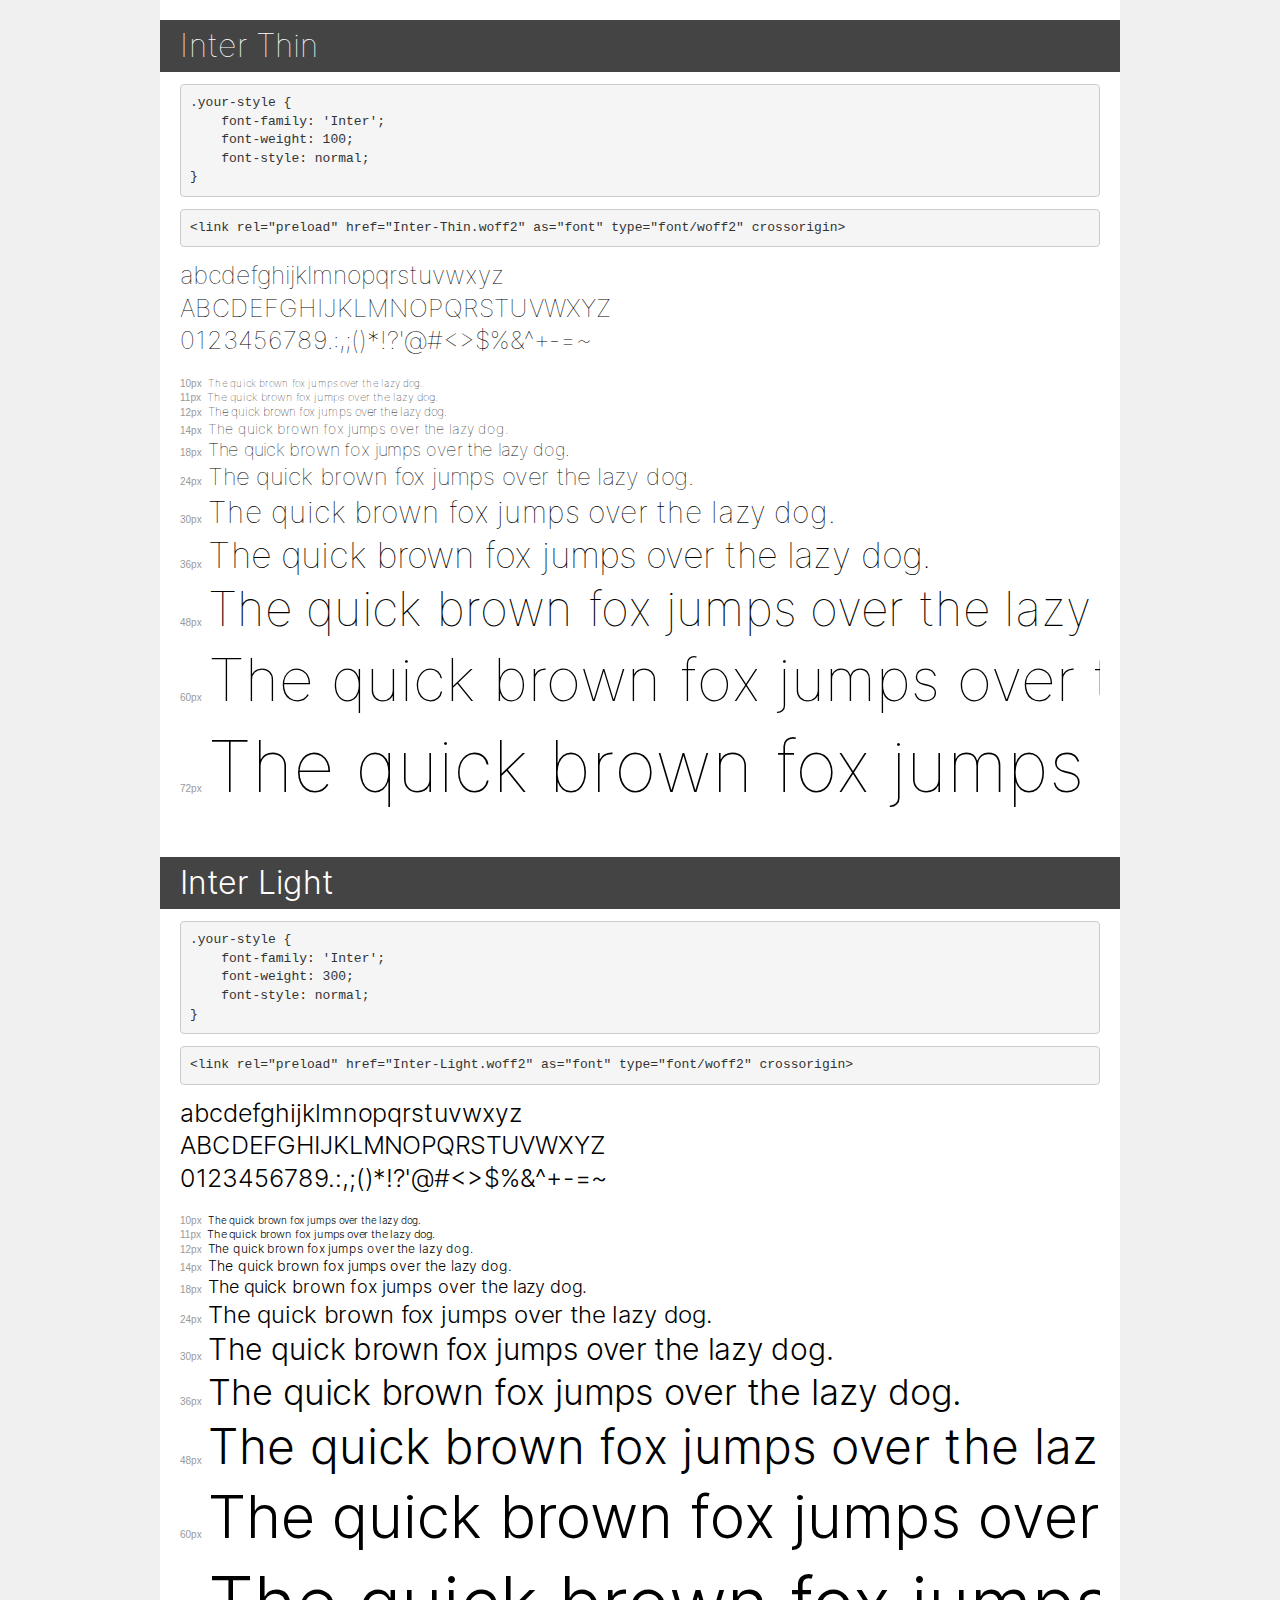
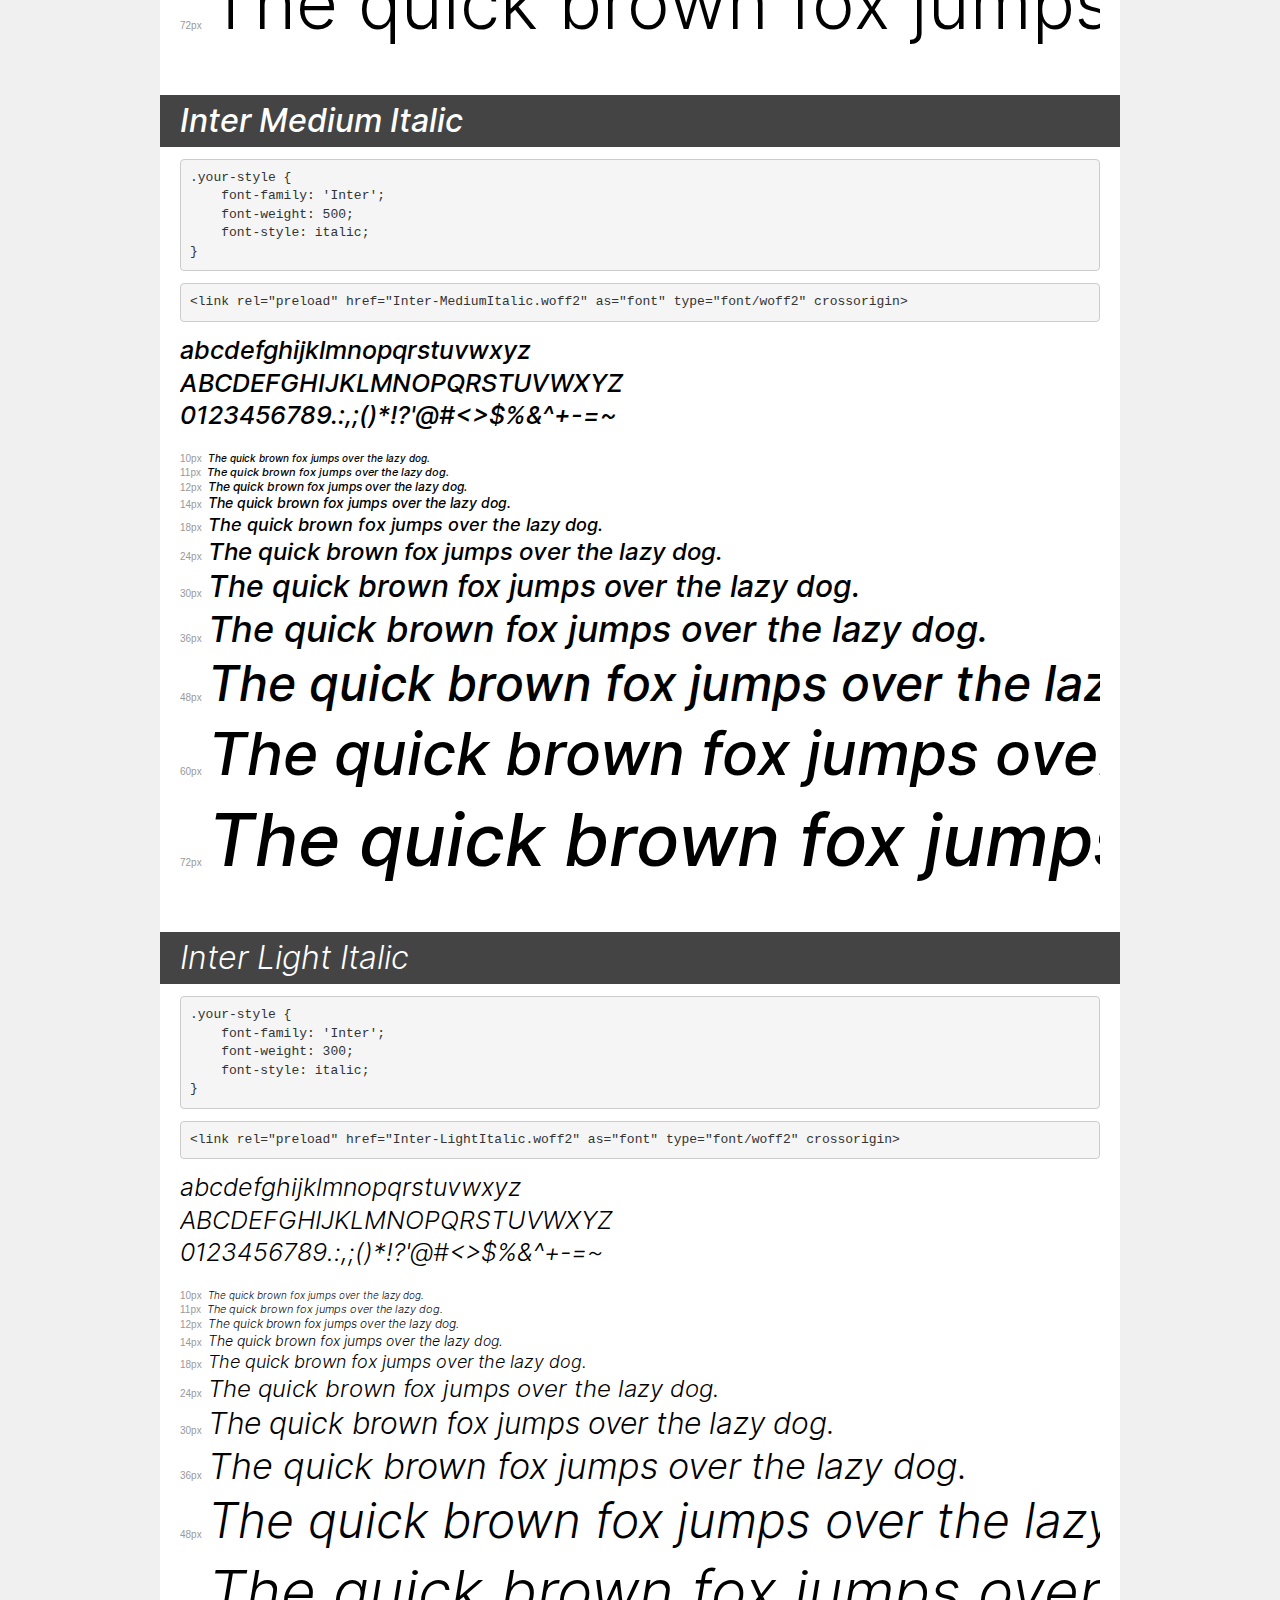
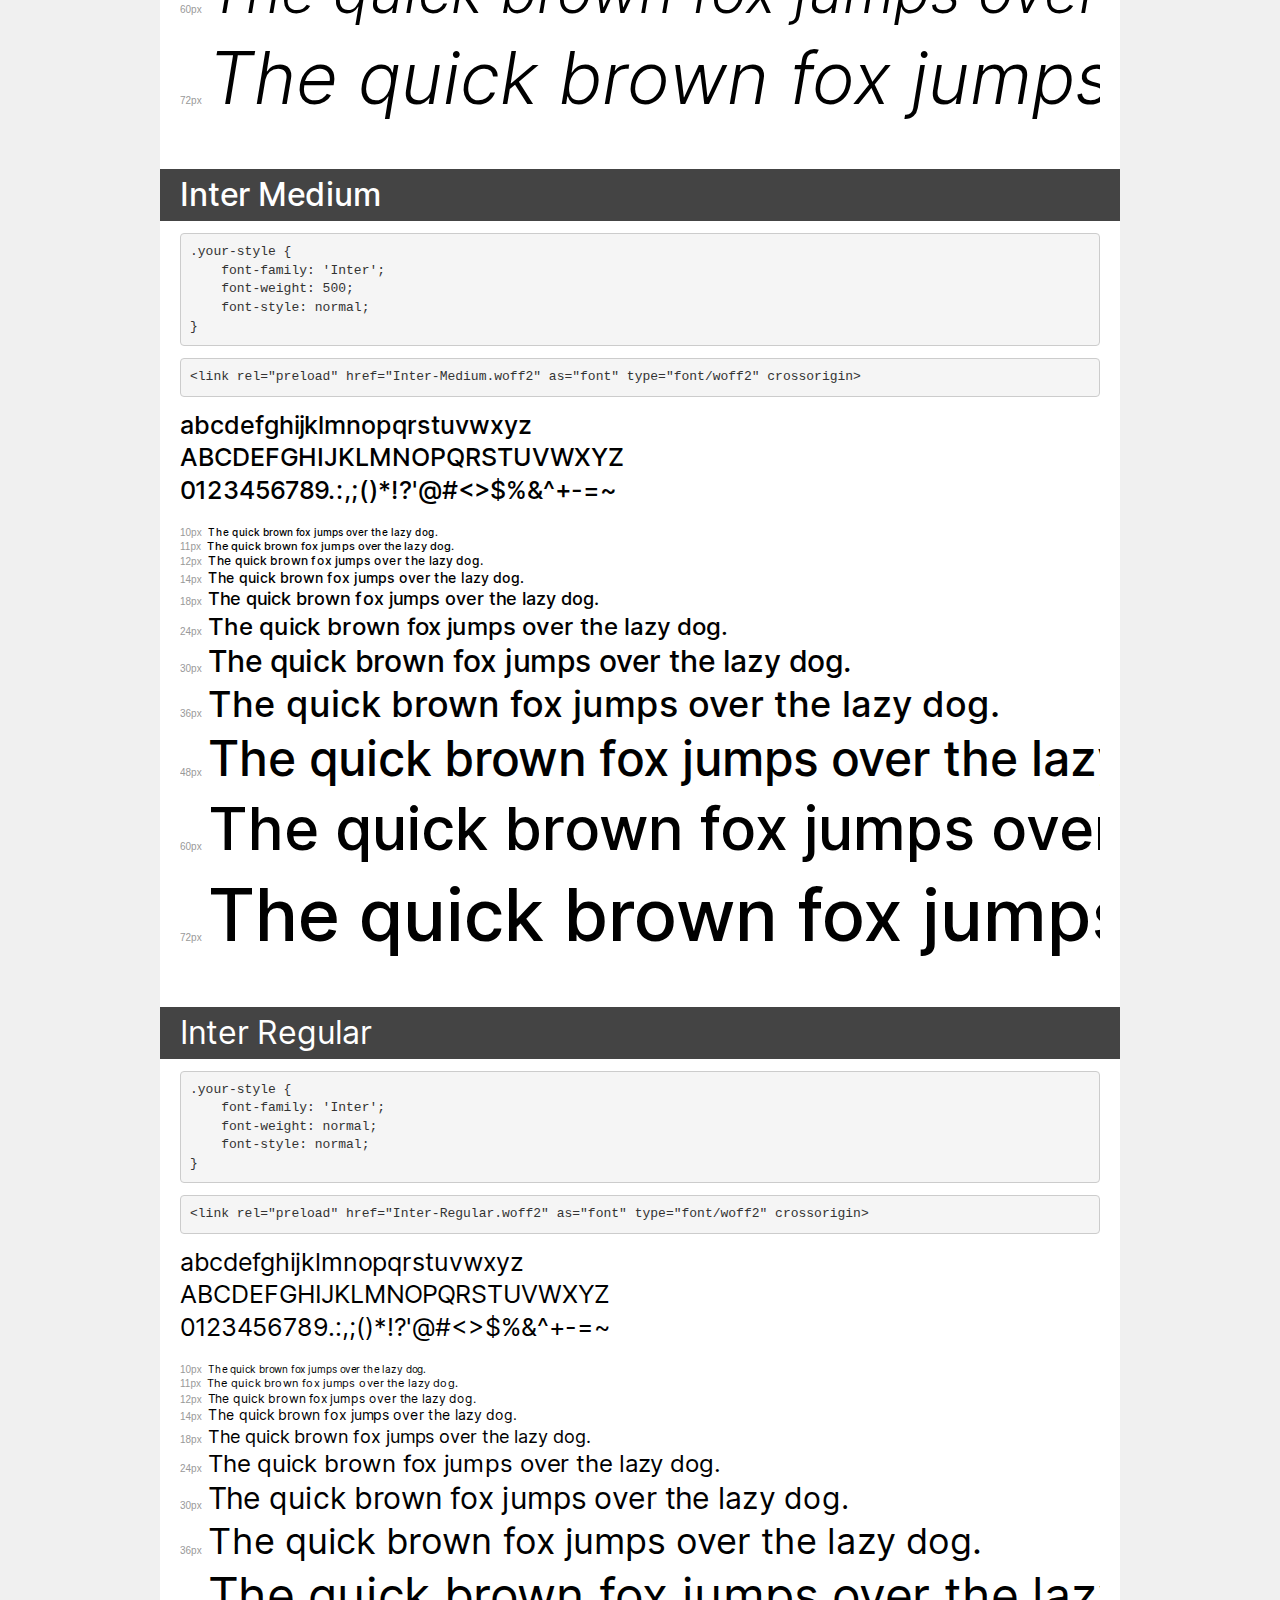
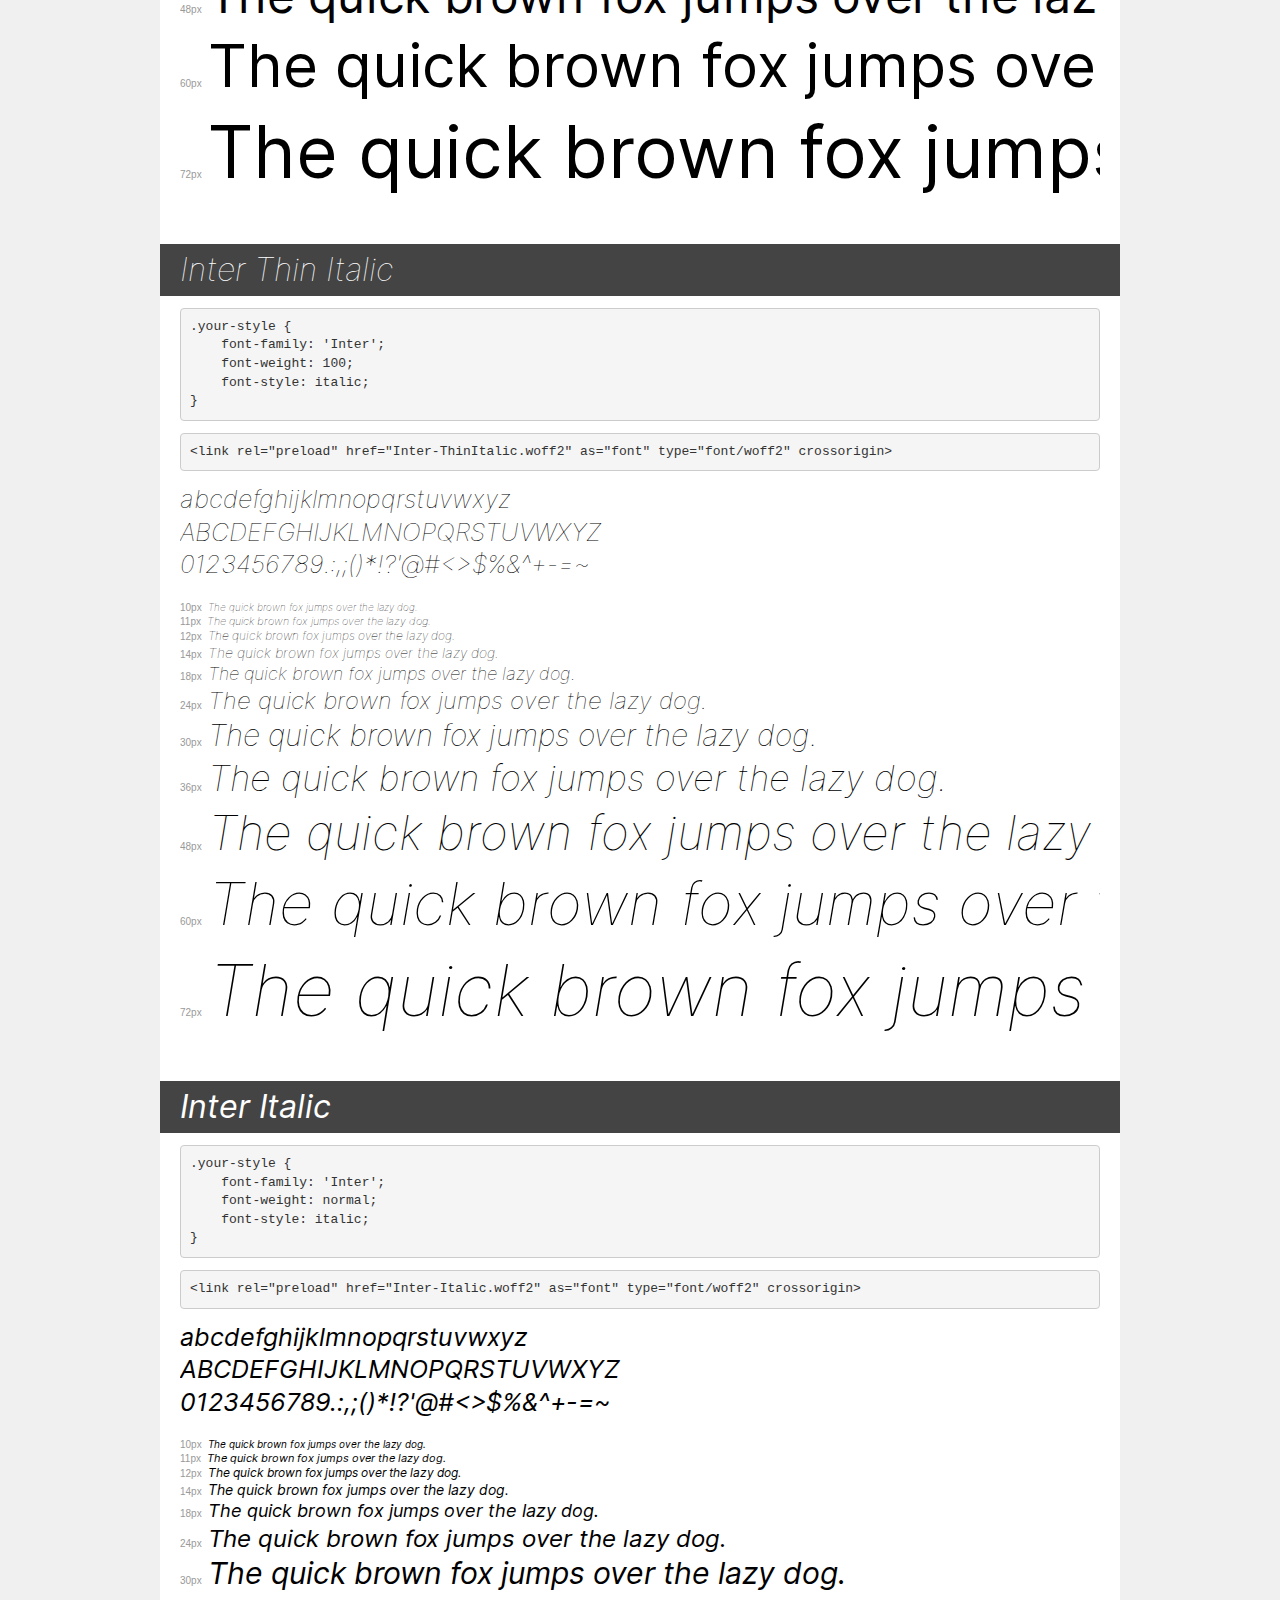
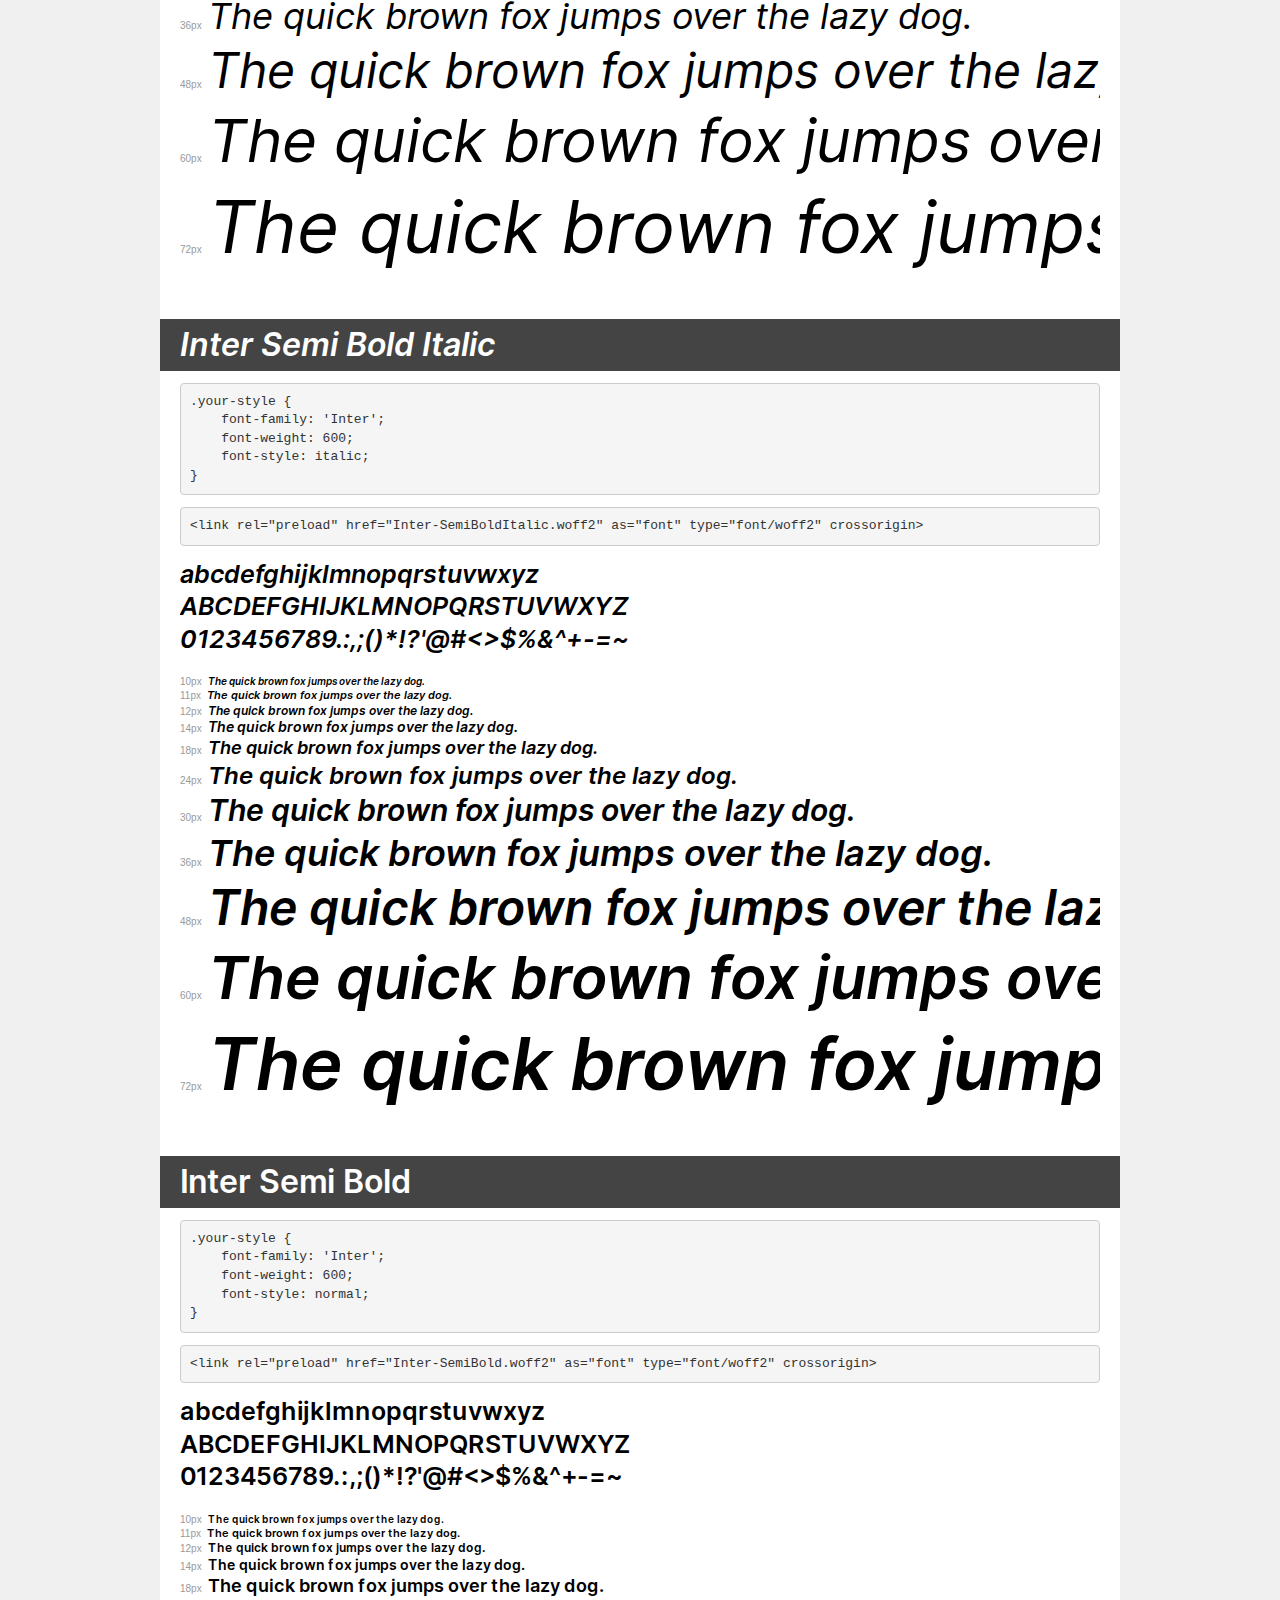
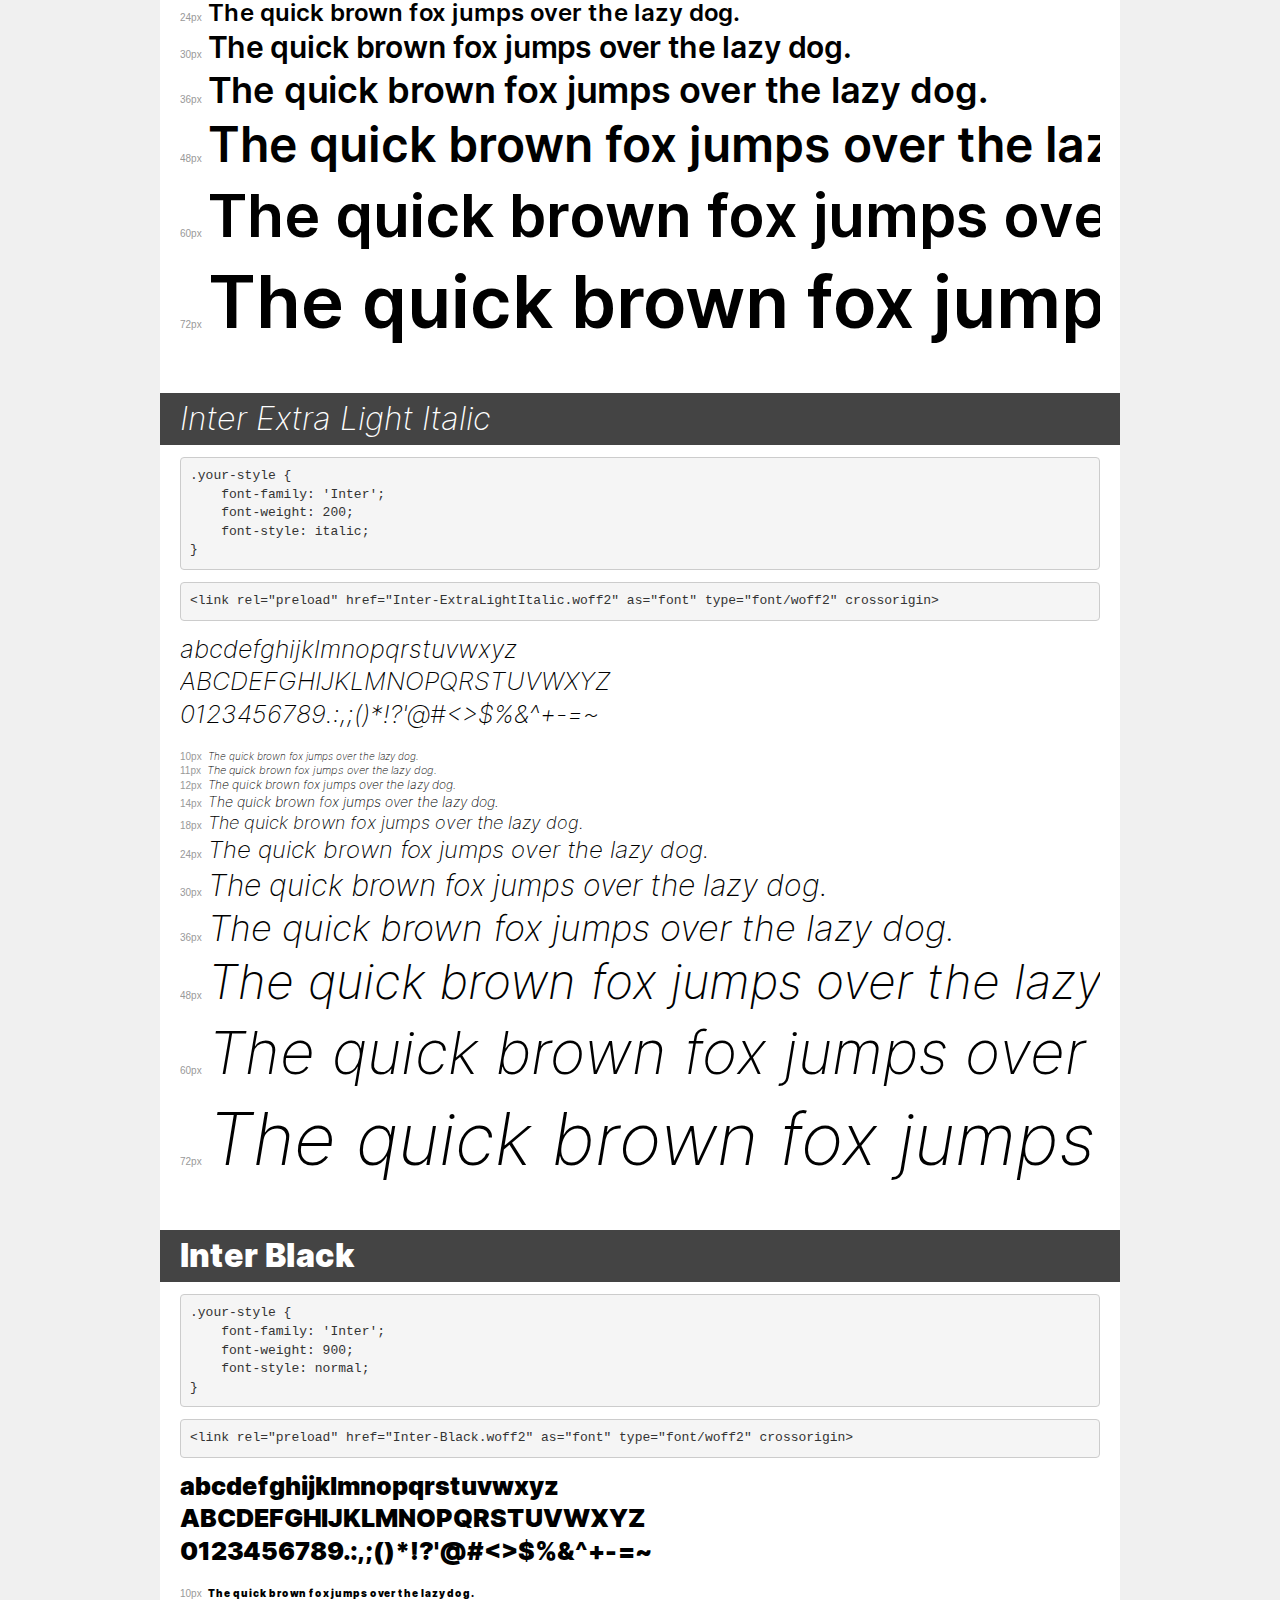
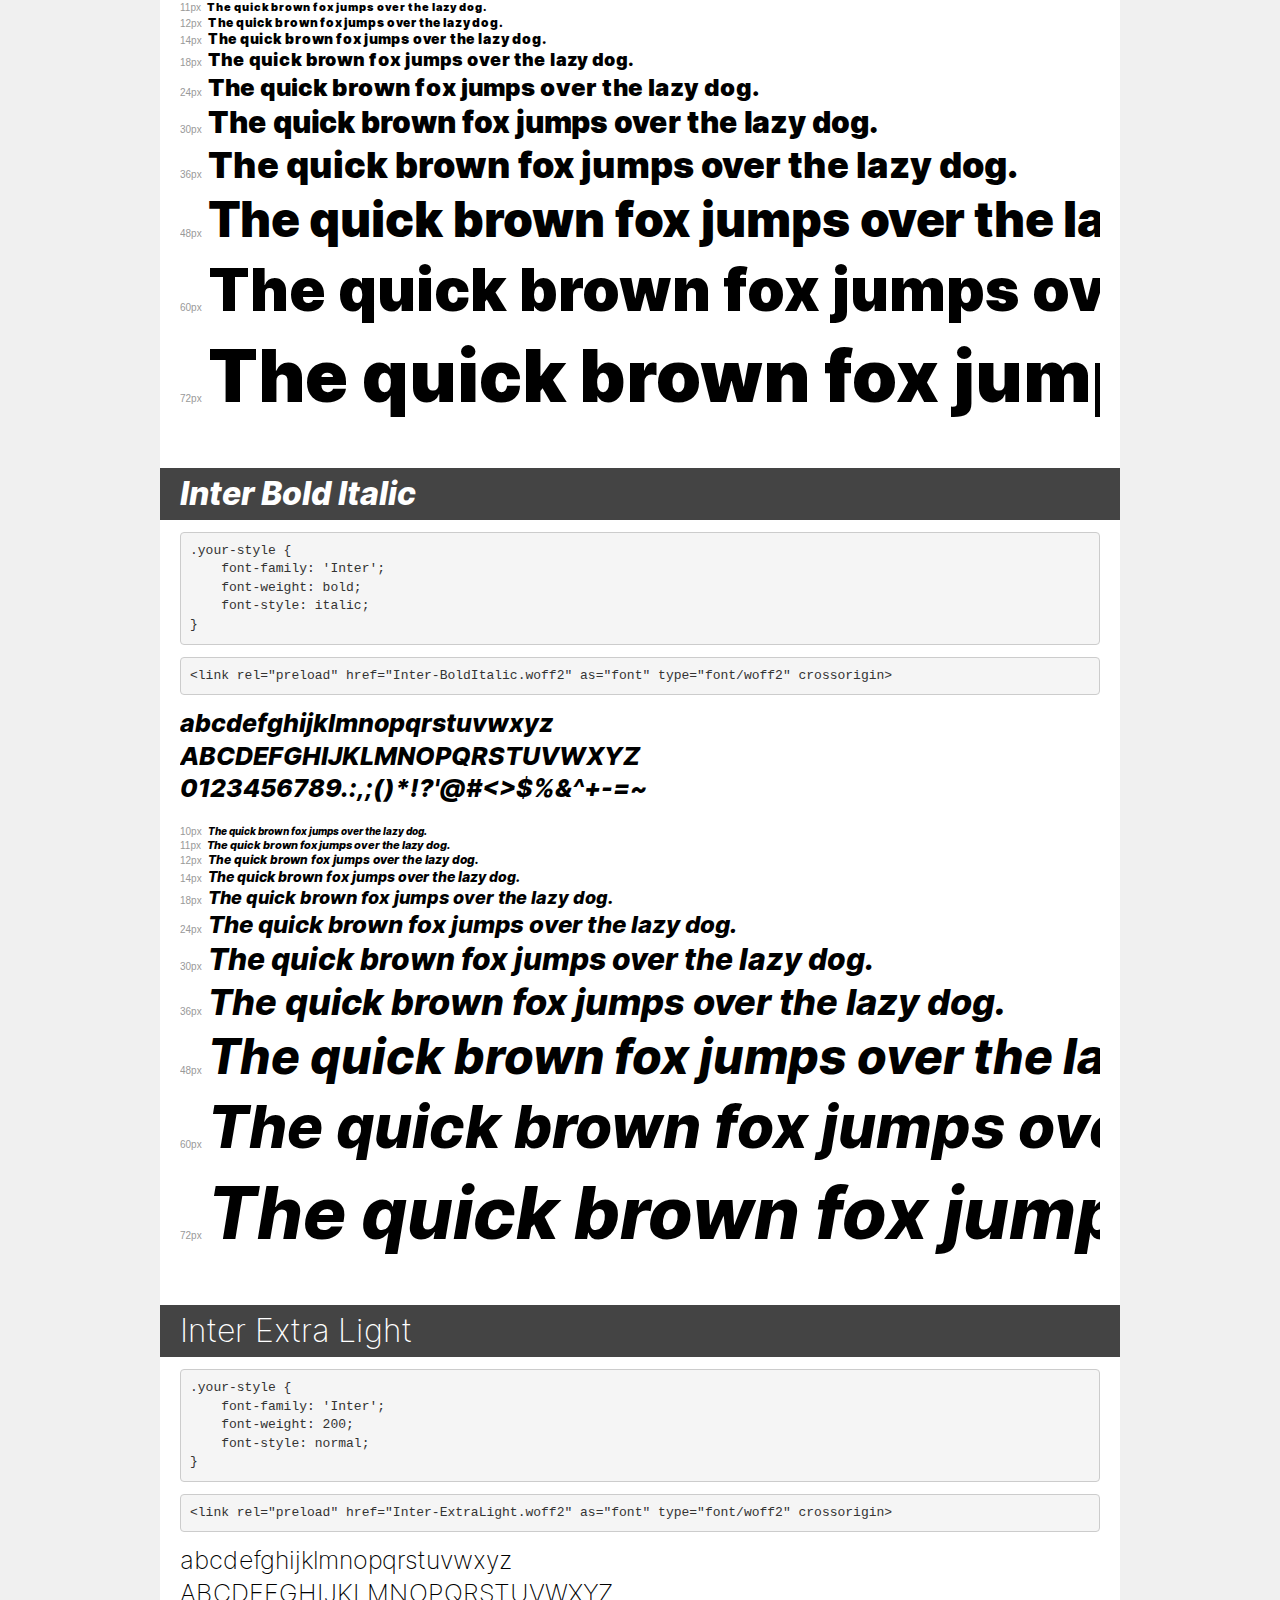
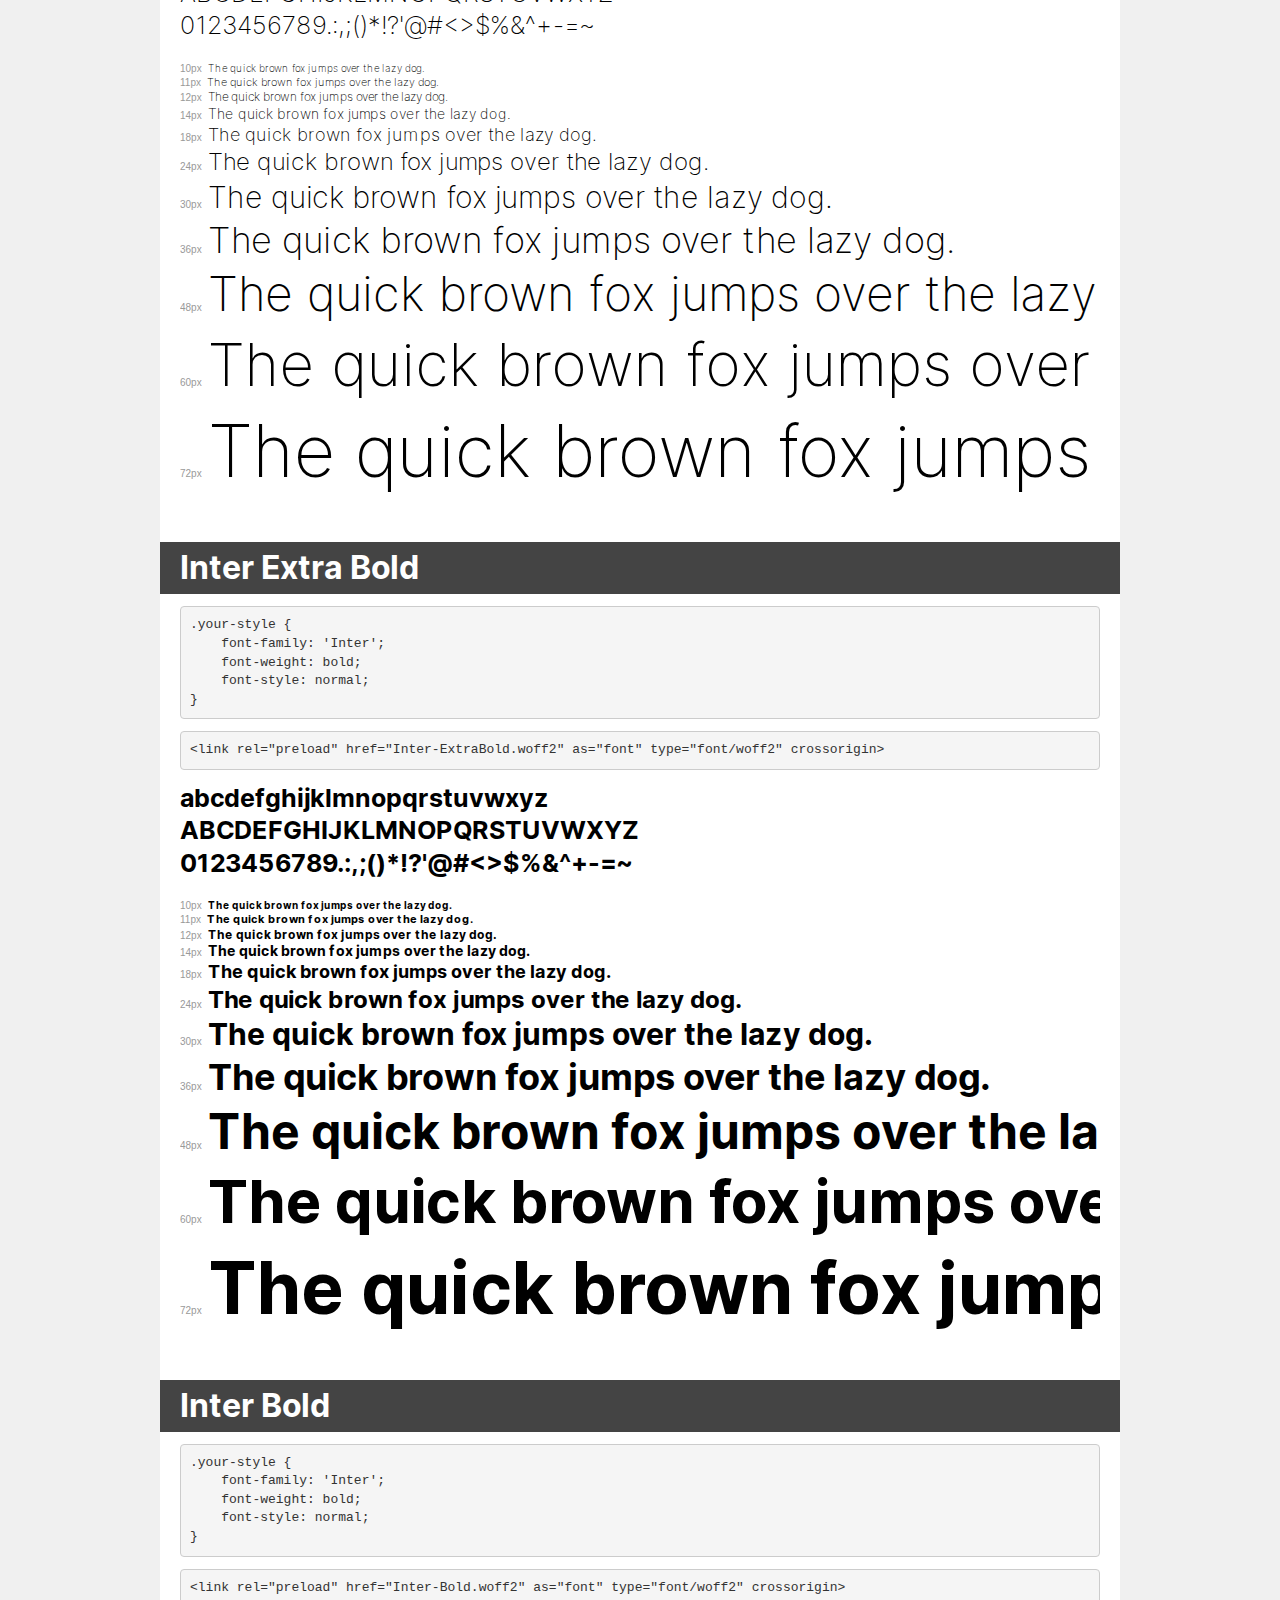
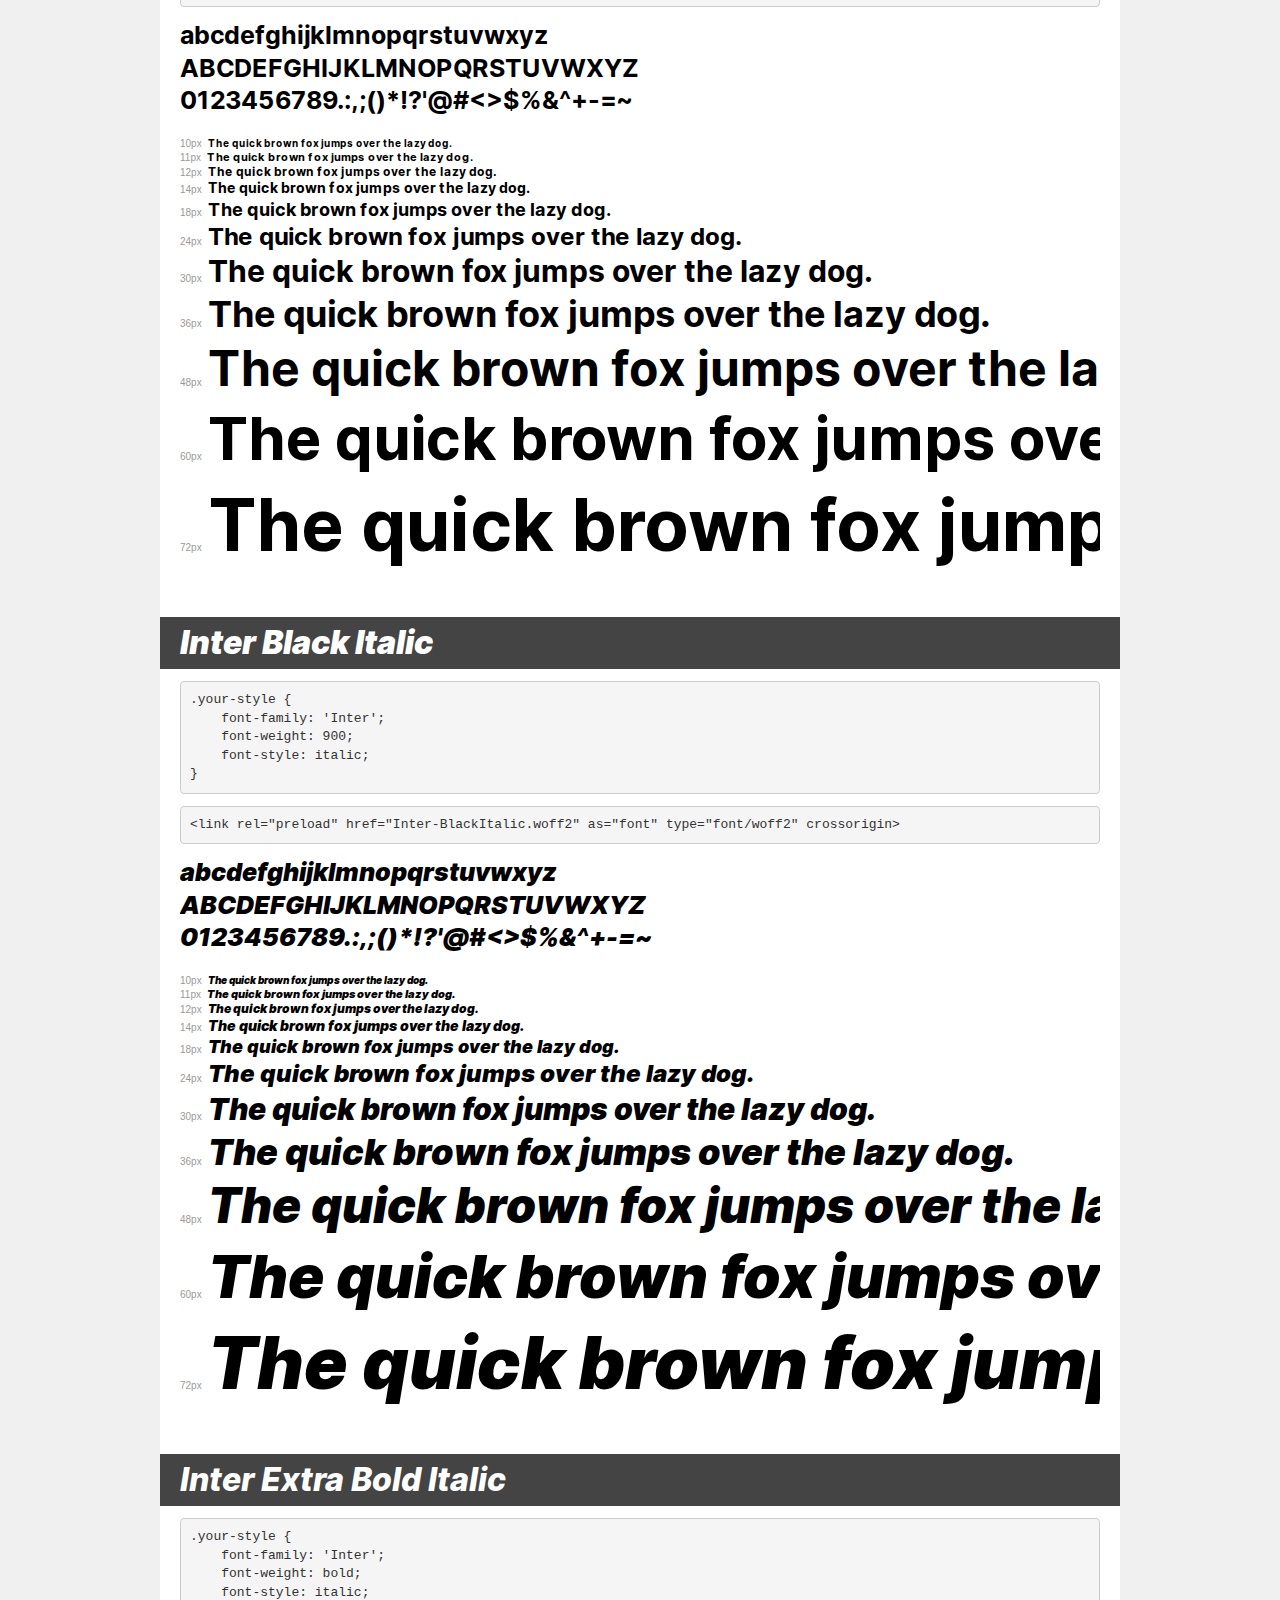
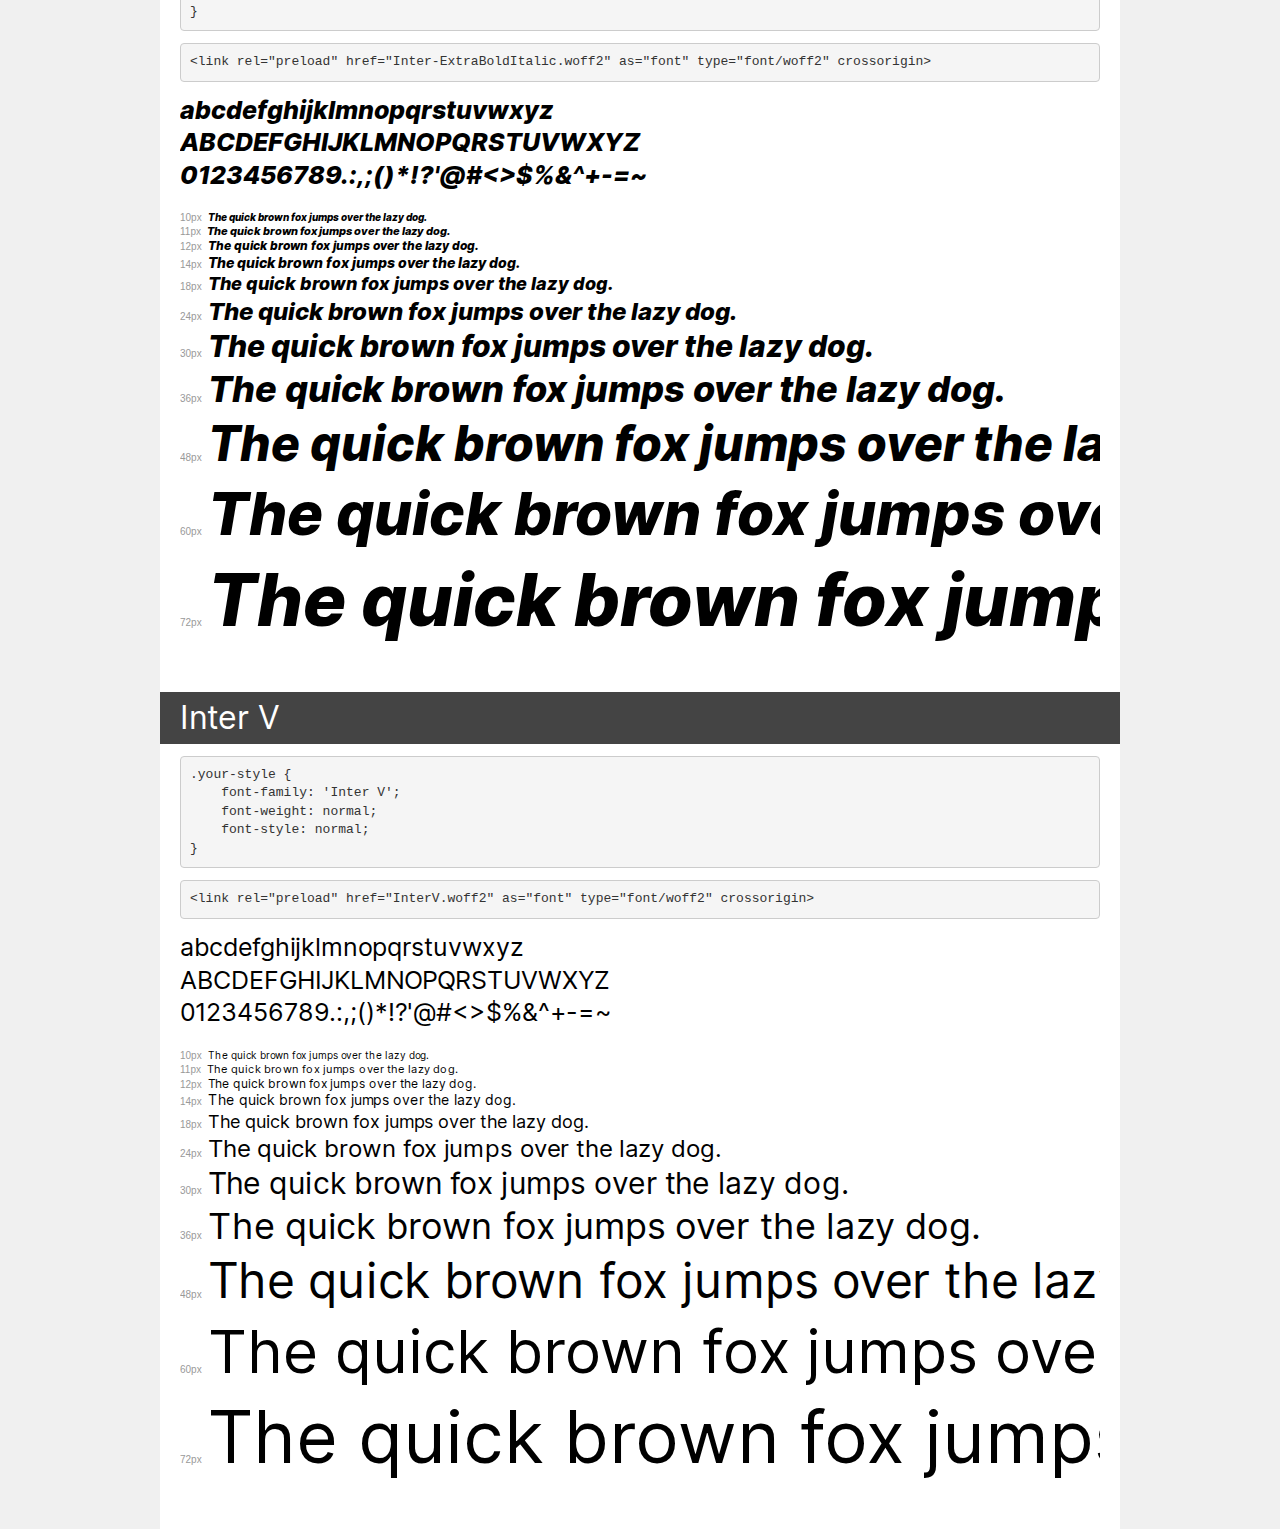
<file: fonts/demo.html>
<!DOCTYPE html>
<html lang="en">
<head>
    <meta charset="utf-8">
    <meta http-equiv="X-UA-Compatible" content="IE=edge">
    <meta name="viewport" content="width=device-width, initial-scale=1">
    <meta name="robots" content="noindex, noarchive">
    <meta name="format-detection" content="telephone=no">
    <title>Transfonter demo</title>
    <link href="stylesheet.css" rel="stylesheet">
    <style>
        /*
        http://meyerweb.com/eric/tools/css/reset/
        v2.0 | 20110126
        License: none (public domain)
        */
        html, body, div, span, applet, object, iframe,
        h1, h2, h3, h4, h5, h6, p, blockquote, pre,
        a, abbr, acronym, address, big, cite, code,
        del, dfn, em, img, ins, kbd, q, s, samp,
        small, strike, strong, sub, sup, tt, var,
        b, u, i, center,
        dl, dt, dd, ol, ul, li,
        fieldset, form, label, legend,
        table, caption, tbody, tfoot, thead, tr, th, td,
        article, aside, canvas, details, embed,
        figure, figcaption, footer, header, hgroup,
        menu, nav, output, ruby, section, summary,
        time, mark, audio, video {
            margin: 0;
            padding: 0;
            border: 0;
            font-size: 100%;
            font: inherit;
            vertical-align: baseline;
        }
        /* HTML5 display-role reset for older browsers */
        article, aside, details, figcaption, figure,
        footer, header, hgroup, menu, nav, section {
            display: block;
        }
        body {
            line-height: 1;
        }
        ol, ul {
            list-style: none;
        }
        blockquote, q {
            quotes: none;
        }
        blockquote:before, blockquote:after,
        q:before, q:after {
            content: '';
            content: none;
        }
        table {
            border-collapse: collapse;
            border-spacing: 0;
        }
        /* demo styles */
        body {
            background: #f0f0f0;
            color: #000;
        }
        .page {
            background: #fff;
            width: 920px;
            margin: 0 auto;
            padding: 20px 20px 0 20px;
            overflow: hidden;
        }
        .font-container {
            overflow-x: auto;
            overflow-y: hidden;
            margin-bottom: 40px;
            line-height: 1.3;
            white-space: nowrap;
            padding-bottom: 5px;
        }
        h1 {
            position: relative;
            background: #444;
            font-size: 32px;
            color: #fff;
            padding: 10px 20px;
            margin: 0 -20px 12px -20px;
        }
        .letters {
            font-size: 25px;
            margin-bottom: 20px;
        }
        .s10:before {
            content: '10px';
        }
        .s11:before {
            content: '11px';
        }
        .s12:before {
            content: '12px';
        }
        .s14:before {
            content: '14px';
        }
        .s18:before {
            content: '18px';
        }
        .s24:before {
            content: '24px';
        }
        .s30:before {
            content: '30px';
        }
        .s36:before {
            content: '36px';
        }
        .s48:before {
            content: '48px';
        }
        .s60:before {
            content: '60px';
        }
        .s72:before {
            content: '72px';
        }
        .s10:before, .s11:before, .s12:before, .s14:before,
        .s18:before, .s24:before, .s30:before, .s36:before,
        .s48:before, .s60:before, .s72:before {
            font-family: Arial, sans-serif;
            font-size: 10px;
            font-weight: normal;
            font-style: normal;
            color: #999;
            padding-right: 6px;
        }
        pre {
            display: block;
            padding: 9px;
            margin: 0 0 12px;
            font-family: Monaco, Menlo, Consolas, "Courier New", monospace;
            font-size: 13px;
            line-height: 1.428571429;
            color: #333;
            font-weight: normal;
            font-style: normal;
            background-color: #f5f5f5;
            border: 1px solid #ccc;
            overflow-x: auto;
            border-radius: 4px;
        }
        /* responsive */
        @media (max-width: 959px) {
            .page {
                width: auto;
                margin: 0;
            }
        }
    </style>
</head>
<body>
<div class="page">
    <div class="demo">
        <h1 style="font-family: 'Inter'; font-weight: 100; font-style: normal;">Inter Thin</h1>
        <pre title="Usage">.your-style {
    font-family: 'Inter';
    font-weight: 100;
    font-style: normal;
}</pre>
        <pre title="Preload (optional)">
&lt;link rel=&quot;preload&quot; href=&quot;Inter-Thin.woff2&quot; as=&quot;font&quot; type=&quot;font/woff2&quot; crossorigin&gt;</pre>
        <div class="font-container" style="font-family: 'Inter'; font-weight: 100; font-style: normal;">
            <p class="letters">
                abcdefghijklmnopqrstuvwxyz<br>
ABCDEFGHIJKLMNOPQRSTUVWXYZ<br>
                0123456789.:,;()*!?'@#&lt;&gt;$%&^+-=~
            </p>
            <p class="s10" style="font-size: 10px;">The quick brown fox jumps over the lazy dog.</p>
            <p class="s11" style="font-size: 11px;">The quick brown fox jumps over the lazy dog.</p>
            <p class="s12" style="font-size: 12px;">The quick brown fox jumps over the lazy dog.</p>
            <p class="s14" style="font-size: 14px;">The quick brown fox jumps over the lazy dog.</p>
            <p class="s18" style="font-size: 18px;">The quick brown fox jumps over the lazy dog.</p>
            <p class="s24" style="font-size: 24px;">The quick brown fox jumps over the lazy dog.</p>
            <p class="s30" style="font-size: 30px;">The quick brown fox jumps over the lazy dog.</p>
            <p class="s36" style="font-size: 36px;">The quick brown fox jumps over the lazy dog.</p>
            <p class="s48" style="font-size: 48px;">The quick brown fox jumps over the lazy dog.</p>
            <p class="s60" style="font-size: 60px;">The quick brown fox jumps over the lazy dog.</p>
            <p class="s72" style="font-size: 72px;">The quick brown fox jumps over the lazy dog.</p>
        </div>
    </div>

    <div class="demo">
        <h1 style="font-family: 'Inter'; font-weight: 300; font-style: normal;">Inter Light</h1>
        <pre title="Usage">.your-style {
    font-family: 'Inter';
    font-weight: 300;
    font-style: normal;
}</pre>
        <pre title="Preload (optional)">
&lt;link rel=&quot;preload&quot; href=&quot;Inter-Light.woff2&quot; as=&quot;font&quot; type=&quot;font/woff2&quot; crossorigin&gt;</pre>
        <div class="font-container" style="font-family: 'Inter'; font-weight: 300; font-style: normal;">
            <p class="letters">
                abcdefghijklmnopqrstuvwxyz<br>
ABCDEFGHIJKLMNOPQRSTUVWXYZ<br>
                0123456789.:,;()*!?'@#&lt;&gt;$%&^+-=~
            </p>
            <p class="s10" style="font-size: 10px;">The quick brown fox jumps over the lazy dog.</p>
            <p class="s11" style="font-size: 11px;">The quick brown fox jumps over the lazy dog.</p>
            <p class="s12" style="font-size: 12px;">The quick brown fox jumps over the lazy dog.</p>
            <p class="s14" style="font-size: 14px;">The quick brown fox jumps over the lazy dog.</p>
            <p class="s18" style="font-size: 18px;">The quick brown fox jumps over the lazy dog.</p>
            <p class="s24" style="font-size: 24px;">The quick brown fox jumps over the lazy dog.</p>
            <p class="s30" style="font-size: 30px;">The quick brown fox jumps over the lazy dog.</p>
            <p class="s36" style="font-size: 36px;">The quick brown fox jumps over the lazy dog.</p>
            <p class="s48" style="font-size: 48px;">The quick brown fox jumps over the lazy dog.</p>
            <p class="s60" style="font-size: 60px;">The quick brown fox jumps over the lazy dog.</p>
            <p class="s72" style="font-size: 72px;">The quick brown fox jumps over the lazy dog.</p>
        </div>
    </div>

    <div class="demo">
        <h1 style="font-family: 'Inter'; font-weight: 500; font-style: italic;">Inter Medium Italic</h1>
        <pre title="Usage">.your-style {
    font-family: 'Inter';
    font-weight: 500;
    font-style: italic;
}</pre>
        <pre title="Preload (optional)">
&lt;link rel=&quot;preload&quot; href=&quot;Inter-MediumItalic.woff2&quot; as=&quot;font&quot; type=&quot;font/woff2&quot; crossorigin&gt;</pre>
        <div class="font-container" style="font-family: 'Inter'; font-weight: 500; font-style: italic;">
            <p class="letters">
                abcdefghijklmnopqrstuvwxyz<br>
ABCDEFGHIJKLMNOPQRSTUVWXYZ<br>
                0123456789.:,;()*!?'@#&lt;&gt;$%&^+-=~
            </p>
            <p class="s10" style="font-size: 10px;">The quick brown fox jumps over the lazy dog.</p>
            <p class="s11" style="font-size: 11px;">The quick brown fox jumps over the lazy dog.</p>
            <p class="s12" style="font-size: 12px;">The quick brown fox jumps over the lazy dog.</p>
            <p class="s14" style="font-size: 14px;">The quick brown fox jumps over the lazy dog.</p>
            <p class="s18" style="font-size: 18px;">The quick brown fox jumps over the lazy dog.</p>
            <p class="s24" style="font-size: 24px;">The quick brown fox jumps over the lazy dog.</p>
            <p class="s30" style="font-size: 30px;">The quick brown fox jumps over the lazy dog.</p>
            <p class="s36" style="font-size: 36px;">The quick brown fox jumps over the lazy dog.</p>
            <p class="s48" style="font-size: 48px;">The quick brown fox jumps over the lazy dog.</p>
            <p class="s60" style="font-size: 60px;">The quick brown fox jumps over the lazy dog.</p>
            <p class="s72" style="font-size: 72px;">The quick brown fox jumps over the lazy dog.</p>
        </div>
    </div>

    <div class="demo">
        <h1 style="font-family: 'Inter'; font-weight: 300; font-style: italic;">Inter Light Italic</h1>
        <pre title="Usage">.your-style {
    font-family: 'Inter';
    font-weight: 300;
    font-style: italic;
}</pre>
        <pre title="Preload (optional)">
&lt;link rel=&quot;preload&quot; href=&quot;Inter-LightItalic.woff2&quot; as=&quot;font&quot; type=&quot;font/woff2&quot; crossorigin&gt;</pre>
        <div class="font-container" style="font-family: 'Inter'; font-weight: 300; font-style: italic;">
            <p class="letters">
                abcdefghijklmnopqrstuvwxyz<br>
ABCDEFGHIJKLMNOPQRSTUVWXYZ<br>
                0123456789.:,;()*!?'@#&lt;&gt;$%&^+-=~
            </p>
            <p class="s10" style="font-size: 10px;">The quick brown fox jumps over the lazy dog.</p>
            <p class="s11" style="font-size: 11px;">The quick brown fox jumps over the lazy dog.</p>
            <p class="s12" style="font-size: 12px;">The quick brown fox jumps over the lazy dog.</p>
            <p class="s14" style="font-size: 14px;">The quick brown fox jumps over the lazy dog.</p>
            <p class="s18" style="font-size: 18px;">The quick brown fox jumps over the lazy dog.</p>
            <p class="s24" style="font-size: 24px;">The quick brown fox jumps over the lazy dog.</p>
            <p class="s30" style="font-size: 30px;">The quick brown fox jumps over the lazy dog.</p>
            <p class="s36" style="font-size: 36px;">The quick brown fox jumps over the lazy dog.</p>
            <p class="s48" style="font-size: 48px;">The quick brown fox jumps over the lazy dog.</p>
            <p class="s60" style="font-size: 60px;">The quick brown fox jumps over the lazy dog.</p>
            <p class="s72" style="font-size: 72px;">The quick brown fox jumps over the lazy dog.</p>
        </div>
    </div>

    <div class="demo">
        <h1 style="font-family: 'Inter'; font-weight: 500; font-style: normal;">Inter Medium</h1>
        <pre title="Usage">.your-style {
    font-family: 'Inter';
    font-weight: 500;
    font-style: normal;
}</pre>
        <pre title="Preload (optional)">
&lt;link rel=&quot;preload&quot; href=&quot;Inter-Medium.woff2&quot; as=&quot;font&quot; type=&quot;font/woff2&quot; crossorigin&gt;</pre>
        <div class="font-container" style="font-family: 'Inter'; font-weight: 500; font-style: normal;">
            <p class="letters">
                abcdefghijklmnopqrstuvwxyz<br>
ABCDEFGHIJKLMNOPQRSTUVWXYZ<br>
                0123456789.:,;()*!?'@#&lt;&gt;$%&^+-=~
            </p>
            <p class="s10" style="font-size: 10px;">The quick brown fox jumps over the lazy dog.</p>
            <p class="s11" style="font-size: 11px;">The quick brown fox jumps over the lazy dog.</p>
            <p class="s12" style="font-size: 12px;">The quick brown fox jumps over the lazy dog.</p>
            <p class="s14" style="font-size: 14px;">The quick brown fox jumps over the lazy dog.</p>
            <p class="s18" style="font-size: 18px;">The quick brown fox jumps over the lazy dog.</p>
            <p class="s24" style="font-size: 24px;">The quick brown fox jumps over the lazy dog.</p>
            <p class="s30" style="font-size: 30px;">The quick brown fox jumps over the lazy dog.</p>
            <p class="s36" style="font-size: 36px;">The quick brown fox jumps over the lazy dog.</p>
            <p class="s48" style="font-size: 48px;">The quick brown fox jumps over the lazy dog.</p>
            <p class="s60" style="font-size: 60px;">The quick brown fox jumps over the lazy dog.</p>
            <p class="s72" style="font-size: 72px;">The quick brown fox jumps over the lazy dog.</p>
        </div>
    </div>

    <div class="demo">
        <h1 style="font-family: 'Inter'; font-weight: normal; font-style: normal;">Inter Regular</h1>
        <pre title="Usage">.your-style {
    font-family: 'Inter';
    font-weight: normal;
    font-style: normal;
}</pre>
        <pre title="Preload (optional)">
&lt;link rel=&quot;preload&quot; href=&quot;Inter-Regular.woff2&quot; as=&quot;font&quot; type=&quot;font/woff2&quot; crossorigin&gt;</pre>
        <div class="font-container" style="font-family: 'Inter'; font-weight: normal; font-style: normal;">
            <p class="letters">
                abcdefghijklmnopqrstuvwxyz<br>
ABCDEFGHIJKLMNOPQRSTUVWXYZ<br>
                0123456789.:,;()*!?'@#&lt;&gt;$%&^+-=~
            </p>
            <p class="s10" style="font-size: 10px;">The quick brown fox jumps over the lazy dog.</p>
            <p class="s11" style="font-size: 11px;">The quick brown fox jumps over the lazy dog.</p>
            <p class="s12" style="font-size: 12px;">The quick brown fox jumps over the lazy dog.</p>
            <p class="s14" style="font-size: 14px;">The quick brown fox jumps over the lazy dog.</p>
            <p class="s18" style="font-size: 18px;">The quick brown fox jumps over the lazy dog.</p>
            <p class="s24" style="font-size: 24px;">The quick brown fox jumps over the lazy dog.</p>
            <p class="s30" style="font-size: 30px;">The quick brown fox jumps over the lazy dog.</p>
            <p class="s36" style="font-size: 36px;">The quick brown fox jumps over the lazy dog.</p>
            <p class="s48" style="font-size: 48px;">The quick brown fox jumps over the lazy dog.</p>
            <p class="s60" style="font-size: 60px;">The quick brown fox jumps over the lazy dog.</p>
            <p class="s72" style="font-size: 72px;">The quick brown fox jumps over the lazy dog.</p>
        </div>
    </div>

    <div class="demo">
        <h1 style="font-family: 'Inter'; font-weight: 100; font-style: italic;">Inter Thin Italic</h1>
        <pre title="Usage">.your-style {
    font-family: 'Inter';
    font-weight: 100;
    font-style: italic;
}</pre>
        <pre title="Preload (optional)">
&lt;link rel=&quot;preload&quot; href=&quot;Inter-ThinItalic.woff2&quot; as=&quot;font&quot; type=&quot;font/woff2&quot; crossorigin&gt;</pre>
        <div class="font-container" style="font-family: 'Inter'; font-weight: 100; font-style: italic;">
            <p class="letters">
                abcdefghijklmnopqrstuvwxyz<br>
ABCDEFGHIJKLMNOPQRSTUVWXYZ<br>
                0123456789.:,;()*!?'@#&lt;&gt;$%&^+-=~
            </p>
            <p class="s10" style="font-size: 10px;">The quick brown fox jumps over the lazy dog.</p>
            <p class="s11" style="font-size: 11px;">The quick brown fox jumps over the lazy dog.</p>
            <p class="s12" style="font-size: 12px;">The quick brown fox jumps over the lazy dog.</p>
            <p class="s14" style="font-size: 14px;">The quick brown fox jumps over the lazy dog.</p>
            <p class="s18" style="font-size: 18px;">The quick brown fox jumps over the lazy dog.</p>
            <p class="s24" style="font-size: 24px;">The quick brown fox jumps over the lazy dog.</p>
            <p class="s30" style="font-size: 30px;">The quick brown fox jumps over the lazy dog.</p>
            <p class="s36" style="font-size: 36px;">The quick brown fox jumps over the lazy dog.</p>
            <p class="s48" style="font-size: 48px;">The quick brown fox jumps over the lazy dog.</p>
            <p class="s60" style="font-size: 60px;">The quick brown fox jumps over the lazy dog.</p>
            <p class="s72" style="font-size: 72px;">The quick brown fox jumps over the lazy dog.</p>
        </div>
    </div>

    <div class="demo">
        <h1 style="font-family: 'Inter'; font-weight: normal; font-style: italic;">Inter Italic</h1>
        <pre title="Usage">.your-style {
    font-family: 'Inter';
    font-weight: normal;
    font-style: italic;
}</pre>
        <pre title="Preload (optional)">
&lt;link rel=&quot;preload&quot; href=&quot;Inter-Italic.woff2&quot; as=&quot;font&quot; type=&quot;font/woff2&quot; crossorigin&gt;</pre>
        <div class="font-container" style="font-family: 'Inter'; font-weight: normal; font-style: italic;">
            <p class="letters">
                abcdefghijklmnopqrstuvwxyz<br>
ABCDEFGHIJKLMNOPQRSTUVWXYZ<br>
                0123456789.:,;()*!?'@#&lt;&gt;$%&^+-=~
            </p>
            <p class="s10" style="font-size: 10px;">The quick brown fox jumps over the lazy dog.</p>
            <p class="s11" style="font-size: 11px;">The quick brown fox jumps over the lazy dog.</p>
            <p class="s12" style="font-size: 12px;">The quick brown fox jumps over the lazy dog.</p>
            <p class="s14" style="font-size: 14px;">The quick brown fox jumps over the lazy dog.</p>
            <p class="s18" style="font-size: 18px;">The quick brown fox jumps over the lazy dog.</p>
            <p class="s24" style="font-size: 24px;">The quick brown fox jumps over the lazy dog.</p>
            <p class="s30" style="font-size: 30px;">The quick brown fox jumps over the lazy dog.</p>
            <p class="s36" style="font-size: 36px;">The quick brown fox jumps over the lazy dog.</p>
            <p class="s48" style="font-size: 48px;">The quick brown fox jumps over the lazy dog.</p>
            <p class="s60" style="font-size: 60px;">The quick brown fox jumps over the lazy dog.</p>
            <p class="s72" style="font-size: 72px;">The quick brown fox jumps over the lazy dog.</p>
        </div>
    </div>

    <div class="demo">
        <h1 style="font-family: 'Inter'; font-weight: 600; font-style: italic;">Inter Semi Bold Italic</h1>
        <pre title="Usage">.your-style {
    font-family: 'Inter';
    font-weight: 600;
    font-style: italic;
}</pre>
        <pre title="Preload (optional)">
&lt;link rel=&quot;preload&quot; href=&quot;Inter-SemiBoldItalic.woff2&quot; as=&quot;font&quot; type=&quot;font/woff2&quot; crossorigin&gt;</pre>
        <div class="font-container" style="font-family: 'Inter'; font-weight: 600; font-style: italic;">
            <p class="letters">
                abcdefghijklmnopqrstuvwxyz<br>
ABCDEFGHIJKLMNOPQRSTUVWXYZ<br>
                0123456789.:,;()*!?'@#&lt;&gt;$%&^+-=~
            </p>
            <p class="s10" style="font-size: 10px;">The quick brown fox jumps over the lazy dog.</p>
            <p class="s11" style="font-size: 11px;">The quick brown fox jumps over the lazy dog.</p>
            <p class="s12" style="font-size: 12px;">The quick brown fox jumps over the lazy dog.</p>
            <p class="s14" style="font-size: 14px;">The quick brown fox jumps over the lazy dog.</p>
            <p class="s18" style="font-size: 18px;">The quick brown fox jumps over the lazy dog.</p>
            <p class="s24" style="font-size: 24px;">The quick brown fox jumps over the lazy dog.</p>
            <p class="s30" style="font-size: 30px;">The quick brown fox jumps over the lazy dog.</p>
            <p class="s36" style="font-size: 36px;">The quick brown fox jumps over the lazy dog.</p>
            <p class="s48" style="font-size: 48px;">The quick brown fox jumps over the lazy dog.</p>
            <p class="s60" style="font-size: 60px;">The quick brown fox jumps over the lazy dog.</p>
            <p class="s72" style="font-size: 72px;">The quick brown fox jumps over the lazy dog.</p>
        </div>
    </div>

    <div class="demo">
        <h1 style="font-family: 'Inter'; font-weight: 600; font-style: normal;">Inter Semi Bold</h1>
        <pre title="Usage">.your-style {
    font-family: 'Inter';
    font-weight: 600;
    font-style: normal;
}</pre>
        <pre title="Preload (optional)">
&lt;link rel=&quot;preload&quot; href=&quot;Inter-SemiBold.woff2&quot; as=&quot;font&quot; type=&quot;font/woff2&quot; crossorigin&gt;</pre>
        <div class="font-container" style="font-family: 'Inter'; font-weight: 600; font-style: normal;">
            <p class="letters">
                abcdefghijklmnopqrstuvwxyz<br>
ABCDEFGHIJKLMNOPQRSTUVWXYZ<br>
                0123456789.:,;()*!?'@#&lt;&gt;$%&^+-=~
            </p>
            <p class="s10" style="font-size: 10px;">The quick brown fox jumps over the lazy dog.</p>
            <p class="s11" style="font-size: 11px;">The quick brown fox jumps over the lazy dog.</p>
            <p class="s12" style="font-size: 12px;">The quick brown fox jumps over the lazy dog.</p>
            <p class="s14" style="font-size: 14px;">The quick brown fox jumps over the lazy dog.</p>
            <p class="s18" style="font-size: 18px;">The quick brown fox jumps over the lazy dog.</p>
            <p class="s24" style="font-size: 24px;">The quick brown fox jumps over the lazy dog.</p>
            <p class="s30" style="font-size: 30px;">The quick brown fox jumps over the lazy dog.</p>
            <p class="s36" style="font-size: 36px;">The quick brown fox jumps over the lazy dog.</p>
            <p class="s48" style="font-size: 48px;">The quick brown fox jumps over the lazy dog.</p>
            <p class="s60" style="font-size: 60px;">The quick brown fox jumps over the lazy dog.</p>
            <p class="s72" style="font-size: 72px;">The quick brown fox jumps over the lazy dog.</p>
        </div>
    </div>

    <div class="demo">
        <h1 style="font-family: 'Inter'; font-weight: 200; font-style: italic;">Inter Extra Light Italic</h1>
        <pre title="Usage">.your-style {
    font-family: 'Inter';
    font-weight: 200;
    font-style: italic;
}</pre>
        <pre title="Preload (optional)">
&lt;link rel=&quot;preload&quot; href=&quot;Inter-ExtraLightItalic.woff2&quot; as=&quot;font&quot; type=&quot;font/woff2&quot; crossorigin&gt;</pre>
        <div class="font-container" style="font-family: 'Inter'; font-weight: 200; font-style: italic;">
            <p class="letters">
                abcdefghijklmnopqrstuvwxyz<br>
ABCDEFGHIJKLMNOPQRSTUVWXYZ<br>
                0123456789.:,;()*!?'@#&lt;&gt;$%&^+-=~
            </p>
            <p class="s10" style="font-size: 10px;">The quick brown fox jumps over the lazy dog.</p>
            <p class="s11" style="font-size: 11px;">The quick brown fox jumps over the lazy dog.</p>
            <p class="s12" style="font-size: 12px;">The quick brown fox jumps over the lazy dog.</p>
            <p class="s14" style="font-size: 14px;">The quick brown fox jumps over the lazy dog.</p>
            <p class="s18" style="font-size: 18px;">The quick brown fox jumps over the lazy dog.</p>
            <p class="s24" style="font-size: 24px;">The quick brown fox jumps over the lazy dog.</p>
            <p class="s30" style="font-size: 30px;">The quick brown fox jumps over the lazy dog.</p>
            <p class="s36" style="font-size: 36px;">The quick brown fox jumps over the lazy dog.</p>
            <p class="s48" style="font-size: 48px;">The quick brown fox jumps over the lazy dog.</p>
            <p class="s60" style="font-size: 60px;">The quick brown fox jumps over the lazy dog.</p>
            <p class="s72" style="font-size: 72px;">The quick brown fox jumps over the lazy dog.</p>
        </div>
    </div>

    <div class="demo">
        <h1 style="font-family: 'Inter'; font-weight: 900; font-style: normal;">Inter Black</h1>
        <pre title="Usage">.your-style {
    font-family: 'Inter';
    font-weight: 900;
    font-style: normal;
}</pre>
        <pre title="Preload (optional)">
&lt;link rel=&quot;preload&quot; href=&quot;Inter-Black.woff2&quot; as=&quot;font&quot; type=&quot;font/woff2&quot; crossorigin&gt;</pre>
        <div class="font-container" style="font-family: 'Inter'; font-weight: 900; font-style: normal;">
            <p class="letters">
                abcdefghijklmnopqrstuvwxyz<br>
ABCDEFGHIJKLMNOPQRSTUVWXYZ<br>
                0123456789.:,;()*!?'@#&lt;&gt;$%&^+-=~
            </p>
            <p class="s10" style="font-size: 10px;">The quick brown fox jumps over the lazy dog.</p>
            <p class="s11" style="font-size: 11px;">The quick brown fox jumps over the lazy dog.</p>
            <p class="s12" style="font-size: 12px;">The quick brown fox jumps over the lazy dog.</p>
            <p class="s14" style="font-size: 14px;">The quick brown fox jumps over the lazy dog.</p>
            <p class="s18" style="font-size: 18px;">The quick brown fox jumps over the lazy dog.</p>
            <p class="s24" style="font-size: 24px;">The quick brown fox jumps over the lazy dog.</p>
            <p class="s30" style="font-size: 30px;">The quick brown fox jumps over the lazy dog.</p>
            <p class="s36" style="font-size: 36px;">The quick brown fox jumps over the lazy dog.</p>
            <p class="s48" style="font-size: 48px;">The quick brown fox jumps over the lazy dog.</p>
            <p class="s60" style="font-size: 60px;">The quick brown fox jumps over the lazy dog.</p>
            <p class="s72" style="font-size: 72px;">The quick brown fox jumps over the lazy dog.</p>
        </div>
    </div>

    <div class="demo">
        <h1 style="font-family: 'Inter'; font-weight: bold; font-style: italic;">Inter Bold Italic</h1>
        <pre title="Usage">.your-style {
    font-family: 'Inter';
    font-weight: bold;
    font-style: italic;
}</pre>
        <pre title="Preload (optional)">
&lt;link rel=&quot;preload&quot; href=&quot;Inter-BoldItalic.woff2&quot; as=&quot;font&quot; type=&quot;font/woff2&quot; crossorigin&gt;</pre>
        <div class="font-container" style="font-family: 'Inter'; font-weight: bold; font-style: italic;">
            <p class="letters">
                abcdefghijklmnopqrstuvwxyz<br>
ABCDEFGHIJKLMNOPQRSTUVWXYZ<br>
                0123456789.:,;()*!?'@#&lt;&gt;$%&^+-=~
            </p>
            <p class="s10" style="font-size: 10px;">The quick brown fox jumps over the lazy dog.</p>
            <p class="s11" style="font-size: 11px;">The quick brown fox jumps over the lazy dog.</p>
            <p class="s12" style="font-size: 12px;">The quick brown fox jumps over the lazy dog.</p>
            <p class="s14" style="font-size: 14px;">The quick brown fox jumps over the lazy dog.</p>
            <p class="s18" style="font-size: 18px;">The quick brown fox jumps over the lazy dog.</p>
            <p class="s24" style="font-size: 24px;">The quick brown fox jumps over the lazy dog.</p>
            <p class="s30" style="font-size: 30px;">The quick brown fox jumps over the lazy dog.</p>
            <p class="s36" style="font-size: 36px;">The quick brown fox jumps over the lazy dog.</p>
            <p class="s48" style="font-size: 48px;">The quick brown fox jumps over the lazy dog.</p>
            <p class="s60" style="font-size: 60px;">The quick brown fox jumps over the lazy dog.</p>
            <p class="s72" style="font-size: 72px;">The quick brown fox jumps over the lazy dog.</p>
        </div>
    </div>

    <div class="demo">
        <h1 style="font-family: 'Inter'; font-weight: 200; font-style: normal;">Inter Extra Light</h1>
        <pre title="Usage">.your-style {
    font-family: 'Inter';
    font-weight: 200;
    font-style: normal;
}</pre>
        <pre title="Preload (optional)">
&lt;link rel=&quot;preload&quot; href=&quot;Inter-ExtraLight.woff2&quot; as=&quot;font&quot; type=&quot;font/woff2&quot; crossorigin&gt;</pre>
        <div class="font-container" style="font-family: 'Inter'; font-weight: 200; font-style: normal;">
            <p class="letters">
                abcdefghijklmnopqrstuvwxyz<br>
ABCDEFGHIJKLMNOPQRSTUVWXYZ<br>
                0123456789.:,;()*!?'@#&lt;&gt;$%&^+-=~
            </p>
            <p class="s10" style="font-size: 10px;">The quick brown fox jumps over the lazy dog.</p>
            <p class="s11" style="font-size: 11px;">The quick brown fox jumps over the lazy dog.</p>
            <p class="s12" style="font-size: 12px;">The quick brown fox jumps over the lazy dog.</p>
            <p class="s14" style="font-size: 14px;">The quick brown fox jumps over the lazy dog.</p>
            <p class="s18" style="font-size: 18px;">The quick brown fox jumps over the lazy dog.</p>
            <p class="s24" style="font-size: 24px;">The quick brown fox jumps over the lazy dog.</p>
            <p class="s30" style="font-size: 30px;">The quick brown fox jumps over the lazy dog.</p>
            <p class="s36" style="font-size: 36px;">The quick brown fox jumps over the lazy dog.</p>
            <p class="s48" style="font-size: 48px;">The quick brown fox jumps over the lazy dog.</p>
            <p class="s60" style="font-size: 60px;">The quick brown fox jumps over the lazy dog.</p>
            <p class="s72" style="font-size: 72px;">The quick brown fox jumps over the lazy dog.</p>
        </div>
    </div>

    <div class="demo">
        <h1 style="font-family: 'Inter'; font-weight: bold; font-style: normal;">Inter Extra Bold</h1>
        <pre title="Usage">.your-style {
    font-family: 'Inter';
    font-weight: bold;
    font-style: normal;
}</pre>
        <pre title="Preload (optional)">
&lt;link rel=&quot;preload&quot; href=&quot;Inter-ExtraBold.woff2&quot; as=&quot;font&quot; type=&quot;font/woff2&quot; crossorigin&gt;</pre>
        <div class="font-container" style="font-family: 'Inter'; font-weight: bold; font-style: normal;">
            <p class="letters">
                abcdefghijklmnopqrstuvwxyz<br>
ABCDEFGHIJKLMNOPQRSTUVWXYZ<br>
                0123456789.:,;()*!?'@#&lt;&gt;$%&^+-=~
            </p>
            <p class="s10" style="font-size: 10px;">The quick brown fox jumps over the lazy dog.</p>
            <p class="s11" style="font-size: 11px;">The quick brown fox jumps over the lazy dog.</p>
            <p class="s12" style="font-size: 12px;">The quick brown fox jumps over the lazy dog.</p>
            <p class="s14" style="font-size: 14px;">The quick brown fox jumps over the lazy dog.</p>
            <p class="s18" style="font-size: 18px;">The quick brown fox jumps over the lazy dog.</p>
            <p class="s24" style="font-size: 24px;">The quick brown fox jumps over the lazy dog.</p>
            <p class="s30" style="font-size: 30px;">The quick brown fox jumps over the lazy dog.</p>
            <p class="s36" style="font-size: 36px;">The quick brown fox jumps over the lazy dog.</p>
            <p class="s48" style="font-size: 48px;">The quick brown fox jumps over the lazy dog.</p>
            <p class="s60" style="font-size: 60px;">The quick brown fox jumps over the lazy dog.</p>
            <p class="s72" style="font-size: 72px;">The quick brown fox jumps over the lazy dog.</p>
        </div>
    </div>

    <div class="demo">
        <h1 style="font-family: 'Inter'; font-weight: bold; font-style: normal;">Inter Bold</h1>
        <pre title="Usage">.your-style {
    font-family: 'Inter';
    font-weight: bold;
    font-style: normal;
}</pre>
        <pre title="Preload (optional)">
&lt;link rel=&quot;preload&quot; href=&quot;Inter-Bold.woff2&quot; as=&quot;font&quot; type=&quot;font/woff2&quot; crossorigin&gt;</pre>
        <div class="font-container" style="font-family: 'Inter'; font-weight: bold; font-style: normal;">
            <p class="letters">
                abcdefghijklmnopqrstuvwxyz<br>
ABCDEFGHIJKLMNOPQRSTUVWXYZ<br>
                0123456789.:,;()*!?'@#&lt;&gt;$%&^+-=~
            </p>
            <p class="s10" style="font-size: 10px;">The quick brown fox jumps over the lazy dog.</p>
            <p class="s11" style="font-size: 11px;">The quick brown fox jumps over the lazy dog.</p>
            <p class="s12" style="font-size: 12px;">The quick brown fox jumps over the lazy dog.</p>
            <p class="s14" style="font-size: 14px;">The quick brown fox jumps over the lazy dog.</p>
            <p class="s18" style="font-size: 18px;">The quick brown fox jumps over the lazy dog.</p>
            <p class="s24" style="font-size: 24px;">The quick brown fox jumps over the lazy dog.</p>
            <p class="s30" style="font-size: 30px;">The quick brown fox jumps over the lazy dog.</p>
            <p class="s36" style="font-size: 36px;">The quick brown fox jumps over the lazy dog.</p>
            <p class="s48" style="font-size: 48px;">The quick brown fox jumps over the lazy dog.</p>
            <p class="s60" style="font-size: 60px;">The quick brown fox jumps over the lazy dog.</p>
            <p class="s72" style="font-size: 72px;">The quick brown fox jumps over the lazy dog.</p>
        </div>
    </div>

    <div class="demo">
        <h1 style="font-family: 'Inter'; font-weight: 900; font-style: italic;">Inter Black Italic</h1>
        <pre title="Usage">.your-style {
    font-family: 'Inter';
    font-weight: 900;
    font-style: italic;
}</pre>
        <pre title="Preload (optional)">
&lt;link rel=&quot;preload&quot; href=&quot;Inter-BlackItalic.woff2&quot; as=&quot;font&quot; type=&quot;font/woff2&quot; crossorigin&gt;</pre>
        <div class="font-container" style="font-family: 'Inter'; font-weight: 900; font-style: italic;">
            <p class="letters">
                abcdefghijklmnopqrstuvwxyz<br>
ABCDEFGHIJKLMNOPQRSTUVWXYZ<br>
                0123456789.:,;()*!?'@#&lt;&gt;$%&^+-=~
            </p>
            <p class="s10" style="font-size: 10px;">The quick brown fox jumps over the lazy dog.</p>
            <p class="s11" style="font-size: 11px;">The quick brown fox jumps over the lazy dog.</p>
            <p class="s12" style="font-size: 12px;">The quick brown fox jumps over the lazy dog.</p>
            <p class="s14" style="font-size: 14px;">The quick brown fox jumps over the lazy dog.</p>
            <p class="s18" style="font-size: 18px;">The quick brown fox jumps over the lazy dog.</p>
            <p class="s24" style="font-size: 24px;">The quick brown fox jumps over the lazy dog.</p>
            <p class="s30" style="font-size: 30px;">The quick brown fox jumps over the lazy dog.</p>
            <p class="s36" style="font-size: 36px;">The quick brown fox jumps over the lazy dog.</p>
            <p class="s48" style="font-size: 48px;">The quick brown fox jumps over the lazy dog.</p>
            <p class="s60" style="font-size: 60px;">The quick brown fox jumps over the lazy dog.</p>
            <p class="s72" style="font-size: 72px;">The quick brown fox jumps over the lazy dog.</p>
        </div>
    </div>

    <div class="demo">
        <h1 style="font-family: 'Inter'; font-weight: bold; font-style: italic;">Inter Extra Bold Italic</h1>
        <pre title="Usage">.your-style {
    font-family: 'Inter';
    font-weight: bold;
    font-style: italic;
}</pre>
        <pre title="Preload (optional)">
&lt;link rel=&quot;preload&quot; href=&quot;Inter-ExtraBoldItalic.woff2&quot; as=&quot;font&quot; type=&quot;font/woff2&quot; crossorigin&gt;</pre>
        <div class="font-container" style="font-family: 'Inter'; font-weight: bold; font-style: italic;">
            <p class="letters">
                abcdefghijklmnopqrstuvwxyz<br>
ABCDEFGHIJKLMNOPQRSTUVWXYZ<br>
                0123456789.:,;()*!?'@#&lt;&gt;$%&^+-=~
            </p>
            <p class="s10" style="font-size: 10px;">The quick brown fox jumps over the lazy dog.</p>
            <p class="s11" style="font-size: 11px;">The quick brown fox jumps over the lazy dog.</p>
            <p class="s12" style="font-size: 12px;">The quick brown fox jumps over the lazy dog.</p>
            <p class="s14" style="font-size: 14px;">The quick brown fox jumps over the lazy dog.</p>
            <p class="s18" style="font-size: 18px;">The quick brown fox jumps over the lazy dog.</p>
            <p class="s24" style="font-size: 24px;">The quick brown fox jumps over the lazy dog.</p>
            <p class="s30" style="font-size: 30px;">The quick brown fox jumps over the lazy dog.</p>
            <p class="s36" style="font-size: 36px;">The quick brown fox jumps over the lazy dog.</p>
            <p class="s48" style="font-size: 48px;">The quick brown fox jumps over the lazy dog.</p>
            <p class="s60" style="font-size: 60px;">The quick brown fox jumps over the lazy dog.</p>
            <p class="s72" style="font-size: 72px;">The quick brown fox jumps over the lazy dog.</p>
        </div>
    </div>

    <div class="demo">
        <h1 style="font-family: 'Inter V'; font-weight: normal; font-style: normal;">Inter V</h1>
        <pre title="Usage">.your-style {
    font-family: 'Inter V';
    font-weight: normal;
    font-style: normal;
}</pre>
        <pre title="Preload (optional)">
&lt;link rel=&quot;preload&quot; href=&quot;InterV.woff2&quot; as=&quot;font&quot; type=&quot;font/woff2&quot; crossorigin&gt;</pre>
        <div class="font-container" style="font-family: 'Inter V'; font-weight: normal; font-style: normal;">
            <p class="letters">
                abcdefghijklmnopqrstuvwxyz<br>
ABCDEFGHIJKLMNOPQRSTUVWXYZ<br>
                0123456789.:,;()*!?'@#&lt;&gt;$%&^+-=~
            </p>
            <p class="s10" style="font-size: 10px;">The quick brown fox jumps over the lazy dog.</p>
            <p class="s11" style="font-size: 11px;">The quick brown fox jumps over the lazy dog.</p>
            <p class="s12" style="font-size: 12px;">The quick brown fox jumps over the lazy dog.</p>
            <p class="s14" style="font-size: 14px;">The quick brown fox jumps over the lazy dog.</p>
            <p class="s18" style="font-size: 18px;">The quick brown fox jumps over the lazy dog.</p>
            <p class="s24" style="font-size: 24px;">The quick brown fox jumps over the lazy dog.</p>
            <p class="s30" style="font-size: 30px;">The quick brown fox jumps over the lazy dog.</p>
            <p class="s36" style="font-size: 36px;">The quick brown fox jumps over the lazy dog.</p>
            <p class="s48" style="font-size: 48px;">The quick brown fox jumps over the lazy dog.</p>
            <p class="s60" style="font-size: 60px;">The quick brown fox jumps over the lazy dog.</p>
            <p class="s72" style="font-size: 72px;">The quick brown fox jumps over the lazy dog.</p>
        </div>
    </div>

</div>
</body>
</html>
</file>
<file: fonts/stylesheet.css>
@font-face {
    font-family: 'Inter';
    src: url('Inter-Thin.eot');
    src: url('Inter-Thin.eot?#iefix') format('embedded-opentype'),
        url('Inter-Thin.woff2') format('woff2'),
        url('Inter-Thin.woff') format('woff'),
        url('Inter-Thin.ttf') format('truetype'),
        url('Inter-Thin.svg#Inter-Thin') format('svg');
    font-weight: 100;
    font-style: normal;
    font-display: swap;
}

@font-face {
    font-family: 'Inter';
    src: url('Inter-Light.eot');
    src: url('Inter-Light.eot?#iefix') format('embedded-opentype'),
        url('Inter-Light.woff2') format('woff2'),
        url('Inter-Light.woff') format('woff'),
        url('Inter-Light.ttf') format('truetype'),
        url('Inter-Light.svg#Inter-Light') format('svg');
    font-weight: 300;
    font-style: normal;
    font-display: swap;
}

@font-face {
    font-family: 'Inter';
    src: url('Inter-MediumItalic.eot');
    src: url('Inter-MediumItalic.eot?#iefix') format('embedded-opentype'),
        url('Inter-MediumItalic.woff2') format('woff2'),
        url('Inter-MediumItalic.woff') format('woff'),
        url('Inter-MediumItalic.ttf') format('truetype'),
        url('Inter-MediumItalic.svg#Inter-MediumItalic') format('svg');
    font-weight: 500;
    font-style: italic;
    font-display: swap;
}

@font-face {
    font-family: 'Inter';
    src: url('Inter-LightItalic.eot');
    src: url('Inter-LightItalic.eot?#iefix') format('embedded-opentype'),
        url('Inter-LightItalic.woff2') format('woff2'),
        url('Inter-LightItalic.woff') format('woff'),
        url('Inter-LightItalic.ttf') format('truetype'),
        url('Inter-LightItalic.svg#Inter-LightItalic') format('svg');
    font-weight: 300;
    font-style: italic;
    font-display: swap;
}

@font-face {
    font-family: 'Inter';
    src: url('Inter-Medium.eot');
    src: url('Inter-Medium.eot?#iefix') format('embedded-opentype'),
        url('Inter-Medium.woff2') format('woff2'),
        url('Inter-Medium.woff') format('woff'),
        url('Inter-Medium.ttf') format('truetype'),
        url('Inter-Medium.svg#Inter-Medium') format('svg');
    font-weight: 500;
    font-style: normal;
    font-display: swap;
}

@font-face {
    font-family: 'Inter';
    src: url('Inter-Regular.eot');
    src: url('Inter-Regular.eot?#iefix') format('embedded-opentype'),
        url('Inter-Regular.woff2') format('woff2'),
        url('Inter-Regular.woff') format('woff'),
        url('Inter-Regular.ttf') format('truetype'),
        url('Inter-Regular.svg#Inter-Regular') format('svg');
    font-weight: normal;
    font-style: normal;
    font-display: swap;
}

@font-face {
    font-family: 'Inter';
    src: url('Inter-ThinItalic.eot');
    src: url('Inter-ThinItalic.eot?#iefix') format('embedded-opentype'),
        url('Inter-ThinItalic.woff2') format('woff2'),
        url('Inter-ThinItalic.woff') format('woff'),
        url('Inter-ThinItalic.ttf') format('truetype'),
        url('Inter-ThinItalic.svg#Inter-ThinItalic') format('svg');
    font-weight: 100;
    font-style: italic;
    font-display: swap;
}

@font-face {
    font-family: 'Inter';
    src: url('Inter-Italic.eot');
    src: url('Inter-Italic.eot?#iefix') format('embedded-opentype'),
        url('Inter-Italic.woff2') format('woff2'),
        url('Inter-Italic.woff') format('woff'),
        url('Inter-Italic.ttf') format('truetype'),
        url('Inter-Italic.svg#Inter-Italic') format('svg');
    font-weight: normal;
    font-style: italic;
    font-display: swap;
}

@font-face {
    font-family: 'Inter';
    src: url('Inter-SemiBoldItalic.eot');
    src: url('Inter-SemiBoldItalic.eot?#iefix') format('embedded-opentype'),
        url('Inter-SemiBoldItalic.woff2') format('woff2'),
        url('Inter-SemiBoldItalic.woff') format('woff'),
        url('Inter-SemiBoldItalic.ttf') format('truetype'),
        url('Inter-SemiBoldItalic.svg#Inter-SemiBoldItalic') format('svg');
    font-weight: 600;
    font-style: italic;
    font-display: swap;
}

@font-face {
    font-family: 'Inter';
    src: url('Inter-SemiBold.eot');
    src: url('Inter-SemiBold.eot?#iefix') format('embedded-opentype'),
        url('Inter-SemiBold.woff2') format('woff2'),
        url('Inter-SemiBold.woff') format('woff'),
        url('Inter-SemiBold.ttf') format('truetype'),
        url('Inter-SemiBold.svg#Inter-SemiBold') format('svg');
    font-weight: 600;
    font-style: normal;
    font-display: swap;
}

@font-face {
    font-family: 'Inter';
    src: url('Inter-ExtraLightItalic.eot');
    src: url('Inter-ExtraLightItalic.eot?#iefix') format('embedded-opentype'),
        url('Inter-ExtraLightItalic.woff2') format('woff2'),
        url('Inter-ExtraLightItalic.woff') format('woff'),
        url('Inter-ExtraLightItalic.ttf') format('truetype'),
        url('Inter-ExtraLightItalic.svg#Inter-ExtraLightItalic') format('svg');
    font-weight: 200;
    font-style: italic;
    font-display: swap;
}

@font-face {
    font-family: 'Inter';
    src: url('Inter-Black.eot');
    src: url('Inter-Black.eot?#iefix') format('embedded-opentype'),
        url('Inter-Black.woff2') format('woff2'),
        url('Inter-Black.woff') format('woff'),
        url('Inter-Black.ttf') format('truetype'),
        url('Inter-Black.svg#Inter-Black') format('svg');
    font-weight: 900;
    font-style: normal;
    font-display: swap;
}

@font-face {
    font-family: 'Inter';
    src: url('Inter-BoldItalic.eot');
    src: url('Inter-BoldItalic.eot?#iefix') format('embedded-opentype'),
        url('Inter-BoldItalic.woff2') format('woff2'),
        url('Inter-BoldItalic.woff') format('woff'),
        url('Inter-BoldItalic.ttf') format('truetype'),
        url('Inter-BoldItalic.svg#Inter-BoldItalic') format('svg');
    font-weight: bold;
    font-style: italic;
    font-display: swap;
}

@font-face {
    font-family: 'Inter';
    src: url('Inter-ExtraLight.eot');
    src: url('Inter-ExtraLight.eot?#iefix') format('embedded-opentype'),
        url('Inter-ExtraLight.woff2') format('woff2'),
        url('Inter-ExtraLight.woff') format('woff'),
        url('Inter-ExtraLight.ttf') format('truetype'),
        url('Inter-ExtraLight.svg#Inter-ExtraLight') format('svg');
    font-weight: 200;
    font-style: normal;
    font-display: swap;
}

@font-face {
    font-family: 'Inter';
    src: url('Inter-ExtraBold.eot');
    src: url('Inter-ExtraBold.eot?#iefix') format('embedded-opentype'),
        url('Inter-ExtraBold.woff2') format('woff2'),
        url('Inter-ExtraBold.woff') format('woff'),
        url('Inter-ExtraBold.ttf') format('truetype'),
        url('Inter-ExtraBold.svg#Inter-ExtraBold') format('svg');
    font-weight: bold;
    font-style: normal;
    font-display: swap;
}

@font-face {
    font-family: 'Inter';
    src: url('Inter-Bold.eot');
    src: url('Inter-Bold.eot?#iefix') format('embedded-opentype'),
        url('Inter-Bold.woff2') format('woff2'),
        url('Inter-Bold.woff') format('woff'),
        url('Inter-Bold.ttf') format('truetype'),
        url('Inter-Bold.svg#Inter-Bold') format('svg');
    font-weight: bold;
    font-style: normal;
    font-display: swap;
}

@font-face {
    font-family: 'Inter';
    src: url('Inter-BlackItalic.eot');
    src: url('Inter-BlackItalic.eot?#iefix') format('embedded-opentype'),
        url('Inter-BlackItalic.woff2') format('woff2'),
        url('Inter-BlackItalic.woff') format('woff'),
        url('Inter-BlackItalic.ttf') format('truetype'),
        url('Inter-BlackItalic.svg#Inter-BlackItalic') format('svg');
    font-weight: 900;
    font-style: italic;
    font-display: swap;
}

@font-face {
    font-family: 'Inter';
    src: url('Inter-ExtraBoldItalic.eot');
    src: url('Inter-ExtraBoldItalic.eot?#iefix') format('embedded-opentype'),
        url('Inter-ExtraBoldItalic.woff2') format('woff2'),
        url('Inter-ExtraBoldItalic.woff') format('woff'),
        url('Inter-ExtraBoldItalic.ttf') format('truetype'),
        url('Inter-ExtraBoldItalic.svg#Inter-ExtraBoldItalic') format('svg');
    font-weight: bold;
    font-style: italic;
    font-display: swap;
}

@font-face {
    font-family: 'Inter V';
    src: url('InterV.eot');
    src: url('InterV.eot?#iefix') format('embedded-opentype'),
        url('InterV.woff2') format('woff2'),
        url('InterV.woff') format('woff'),
        url('InterV.ttf') format('truetype'),
        url('InterV.svg#InterV') format('svg');
    font-weight: normal;
    font-style: normal;
    font-display: swap;
}
</file>
